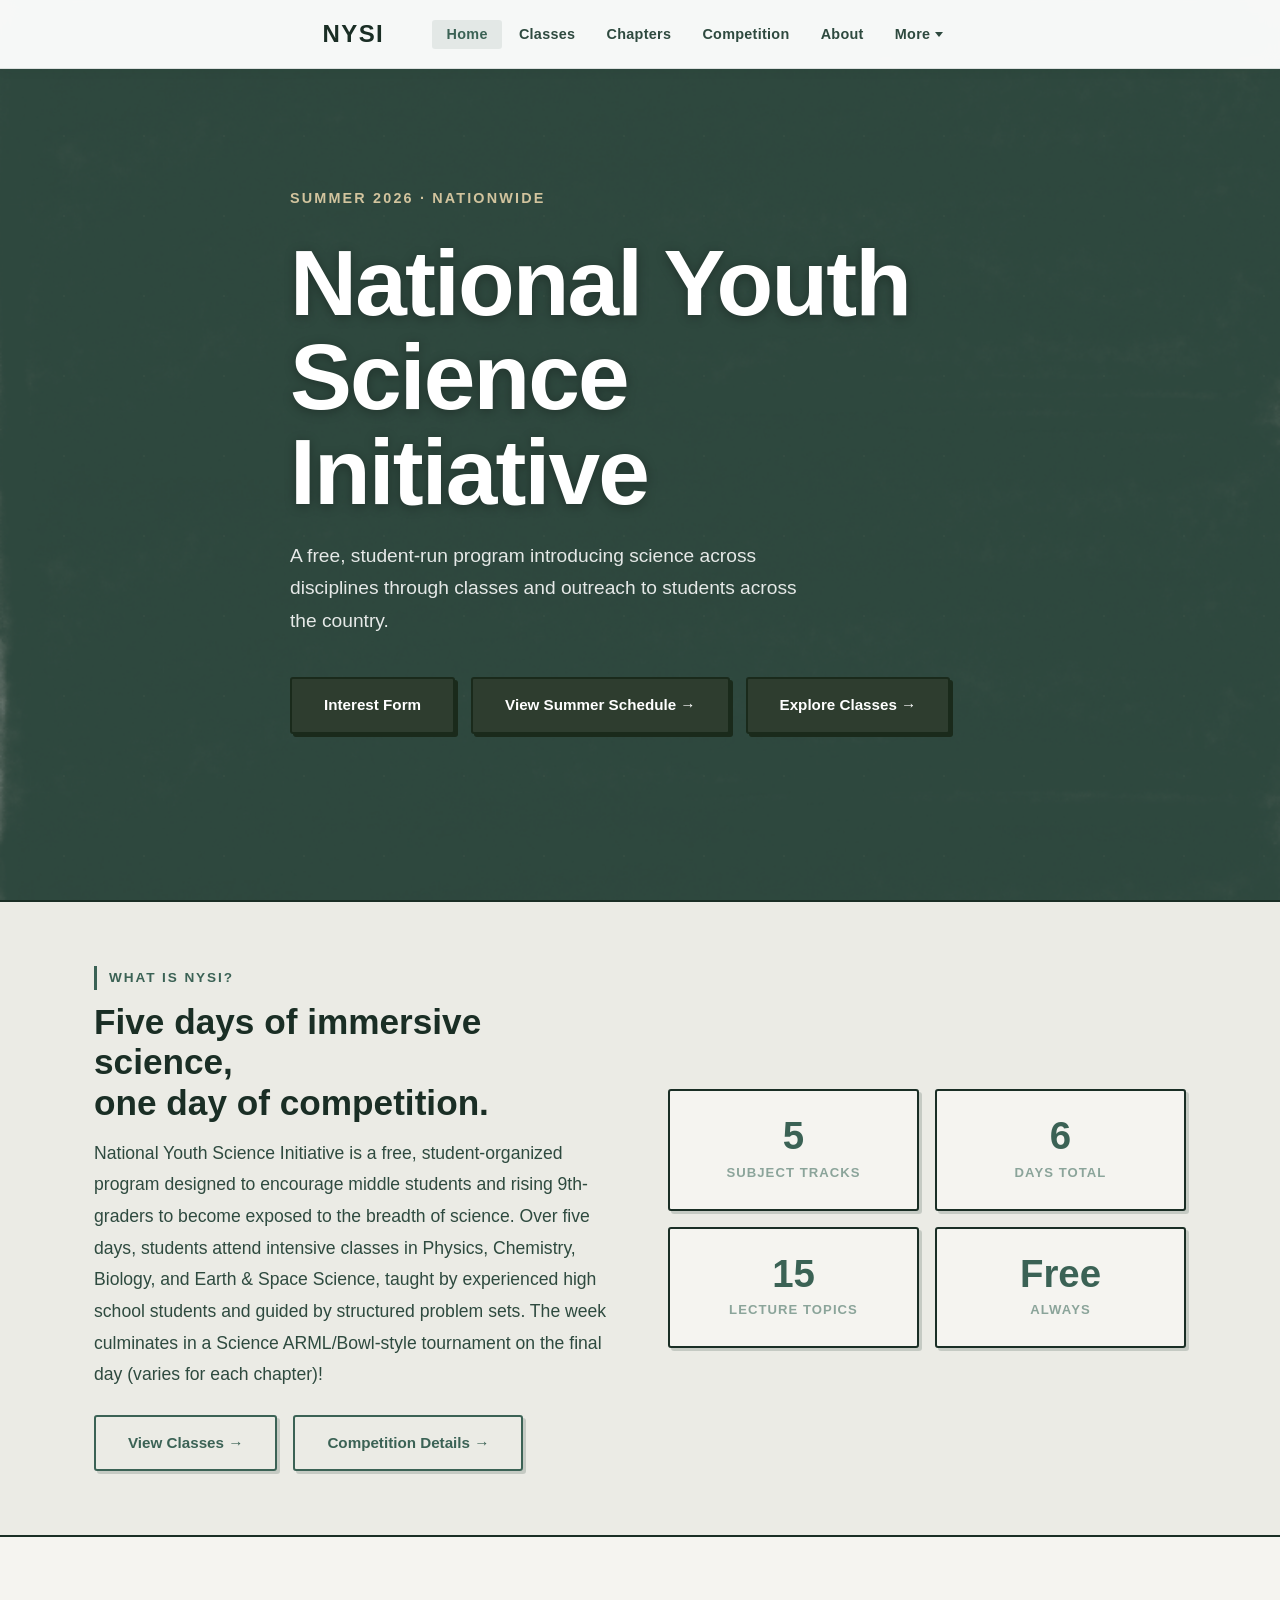
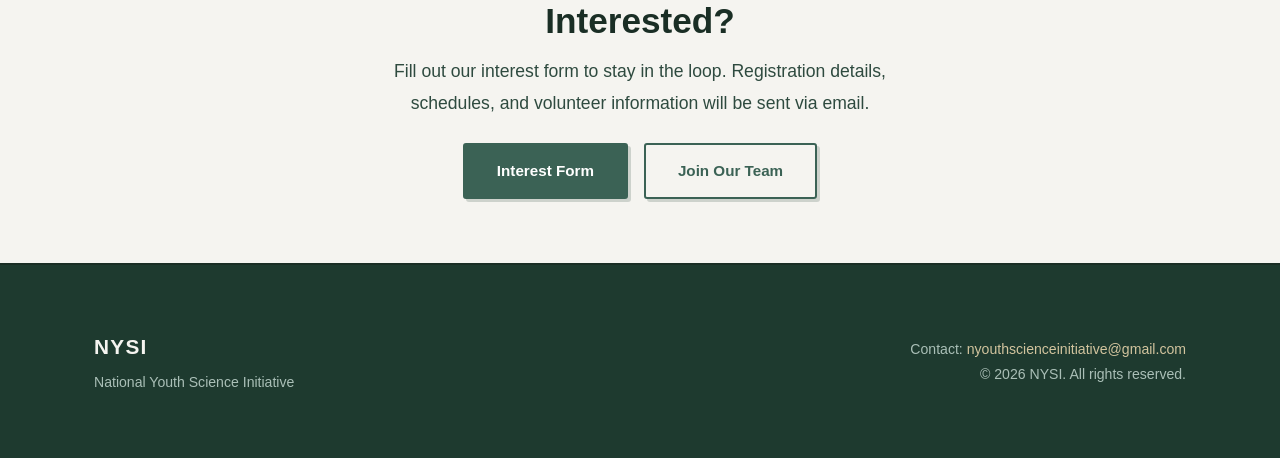
<file: index.html>
<!DOCTYPE html>
<html lang="en">
<head>
    <meta charset="UTF-8">
    <meta name="viewport" content="width=device-width, initial-scale=1.0">
    <title>National Youth Science Initiative</title>
    <link rel="stylesheet" href="styles.css">
    <link rel="stylesheet" href="https://cdn.jsdelivr.net/npm/aos@2.3.4/dist/aos.css">
    <!-- Helvetica Neue / system font stack -->
</head>
<body>
    <nav class="navbar">
        <div class="nav-inner">
            <a href="index.html" class="nav-logo">
                <span class="logo-mark">NYSI</span>
            </a>
            <button class="nav-toggle" aria-label="Toggle menu">
                <span></span><span></span><span></span>
            </button>
            <ul class="nav-links">
                <li><a href="index.html" class="active">Home</a></li>
                <li><a href="classes.html">Classes</a></li>
                <li><a href="chapters.html">Chapters</a></li>
                <li><a href="competition.html">Competition</a></li>
                <li><a href="about.html">About</a></li>
                <li class="nav-dropdown">
                    <button class="nav-dropdown-btn">More <span class="nav-dropdown-arrow"></span></button>
                    <ul class="nav-dropdown-menu">
                        <li><a href="outreach.html">Outreach</a></li>
                        <li><a href="sponsors.html">Sponsors</a></li>
                        <li><a href="contact.html">Contact</a></li>
                        <li><a href="resources.html">Resources</a></li>
                    </ul>
                </li>
            </ul>
        </div>
    </nav>

    <header class="hero">
        <div class="hero-slideshow">
            <img src="background/Bck1.png" alt="" class="active">
            <img src="background/Bck2.png" alt="">
            <img src="background/Bck3.png" alt="">
        </div>
        <div class="hero-overlay"></div>
        <div class="hero-bg-pattern"></div>
        <div class="hero-content">
            <!-- REVIEW: Eyebrow currently says "Nationwide" — update if you want to anchor this to a specific flagship location or chapter. -->
            <p class="hero-eyebrow">Summer 2026 &middot; Nationwide</p>
            <h1 class="hero-title">National Youth<br>Science Initiative</h1>
            <p class="hero-subtitle">A free, student-run program introducing science across disciplines through classes and outreach to students across the country.</p>
            <div class="hero-actions">
                <a href="https://docs.google.com/forms/d/1gMmvx8oNU8xuOmrKT-ZEvv5v0Z1Ip0icKx-Gk0GqVbA/viewform" class="btn btn-hero" target="_blank">Interest Form</a>
                <a href="classes.html#summer-schedule" class="btn btn-hero">View Summer Schedule &rarr;</a>
                <a href="classes.html" class="btn btn-hero">Explore Classes &rarr;</a>
            </div>
        </div>
    </header>

    <section class="section section-about-home">
        <div class="container">
            <div class="two-col">
                <div class="col-text">
                    <p class="section-eyebrow">What is NYSI?</p>
                    <h2 class="section-heading">Five days of immersive science,<br>one day of competition.</h2>
                    <p class="body-text">National Youth Science Initiative is a free, student-organized program designed to encourage middle students and rising 9th-graders to become exposed to the breadth of science. Over five days, students attend intensive classes in Physics, Chemistry, Biology, and Earth & Space Science, taught by experienced high school students and guided by structured problem sets. The week culminates in a Science ARML/Bowl-style tournament on the final day (varies for each chapter)!</p>
                    <div style="display: flex; gap: 1rem; flex-wrap: wrap; margin-top: 1.5rem;">
                        <a href="classes.html" class="btn btn-secondary">View Classes &rarr;</a>
                        <a href="competition.html" class="btn btn-secondary">Competition Details &rarr;</a>
                    </div>
                </div>
                <div class="col-accent">
                    <div class="stat-grid">
                        <div class="stat-card">
                            <span class="stat-number">5</span>
                            <span class="stat-label">Subject Tracks</span>
                        </div>
                        <div class="stat-card">
                            <span class="stat-number">6</span>
                            <span class="stat-label">Days Total</span>
                        </div>
                        <div class="stat-card">
                            <span class="stat-number">15</span>
                            <span class="stat-label">Lecture Topics</span>
                        </div>
                        <div class="stat-card">
                            <span class="stat-number">Free</span>
                            <span class="stat-label">Always</span>
                        </div>
                    </div>
                </div>
            </div>
        </div>
    </section>

    <section class="section section-cta">
        <div class="container cta-container">
            <h2 class="section-heading">Interested?</h2>
            <p class="body-text">Fill out our interest form to stay in the loop. Registration details, schedules, and volunteer information will be sent via email.</p>
            <div style="display: flex; gap: 1rem; justify-content: center; flex-wrap: wrap;">
                <a href="https://docs.google.com/forms/d/1gMmvx8oNU8xuOmrKT-ZEvv5v0Z1Ip0icKx-Gk0GqVbA/viewform" class="btn btn-primary" target="_blank">Interest Form</a>
                <a href="https://docs.google.com/forms/d/e/1FAIpQLSe6mScH0VmfPLHwKda2arSKLAMzh_TLnjF3h6z5n8L7P23cgQ/viewform?usp=publish-editor" class="btn btn-secondary" target="_blank">Join Our Team</a>
            </div>
        </div>
    </section>

    <footer class="footer">
        <div class="container footer-inner">
            <div class="footer-left">
                <span class="logo-mark">NYSI</span>
                <p>National Youth Science Initiative</p>
            </div>
            <div class="footer-right">
                <p>Contact: <a href="mailto:nyouthscienceinitiative@gmail.com">nyouthscienceinitiative@gmail.com</a></p>
                <p>&copy; 2026 NYSI. All rights reserved.</p>
            </div>
        </div>
    </footer>

    <script src="https://cdn.jsdelivr.net/npm/aos@2.3.4/dist/aos.js"></script>
    <script src="main.js"></script>
</body>
</html>
</file>
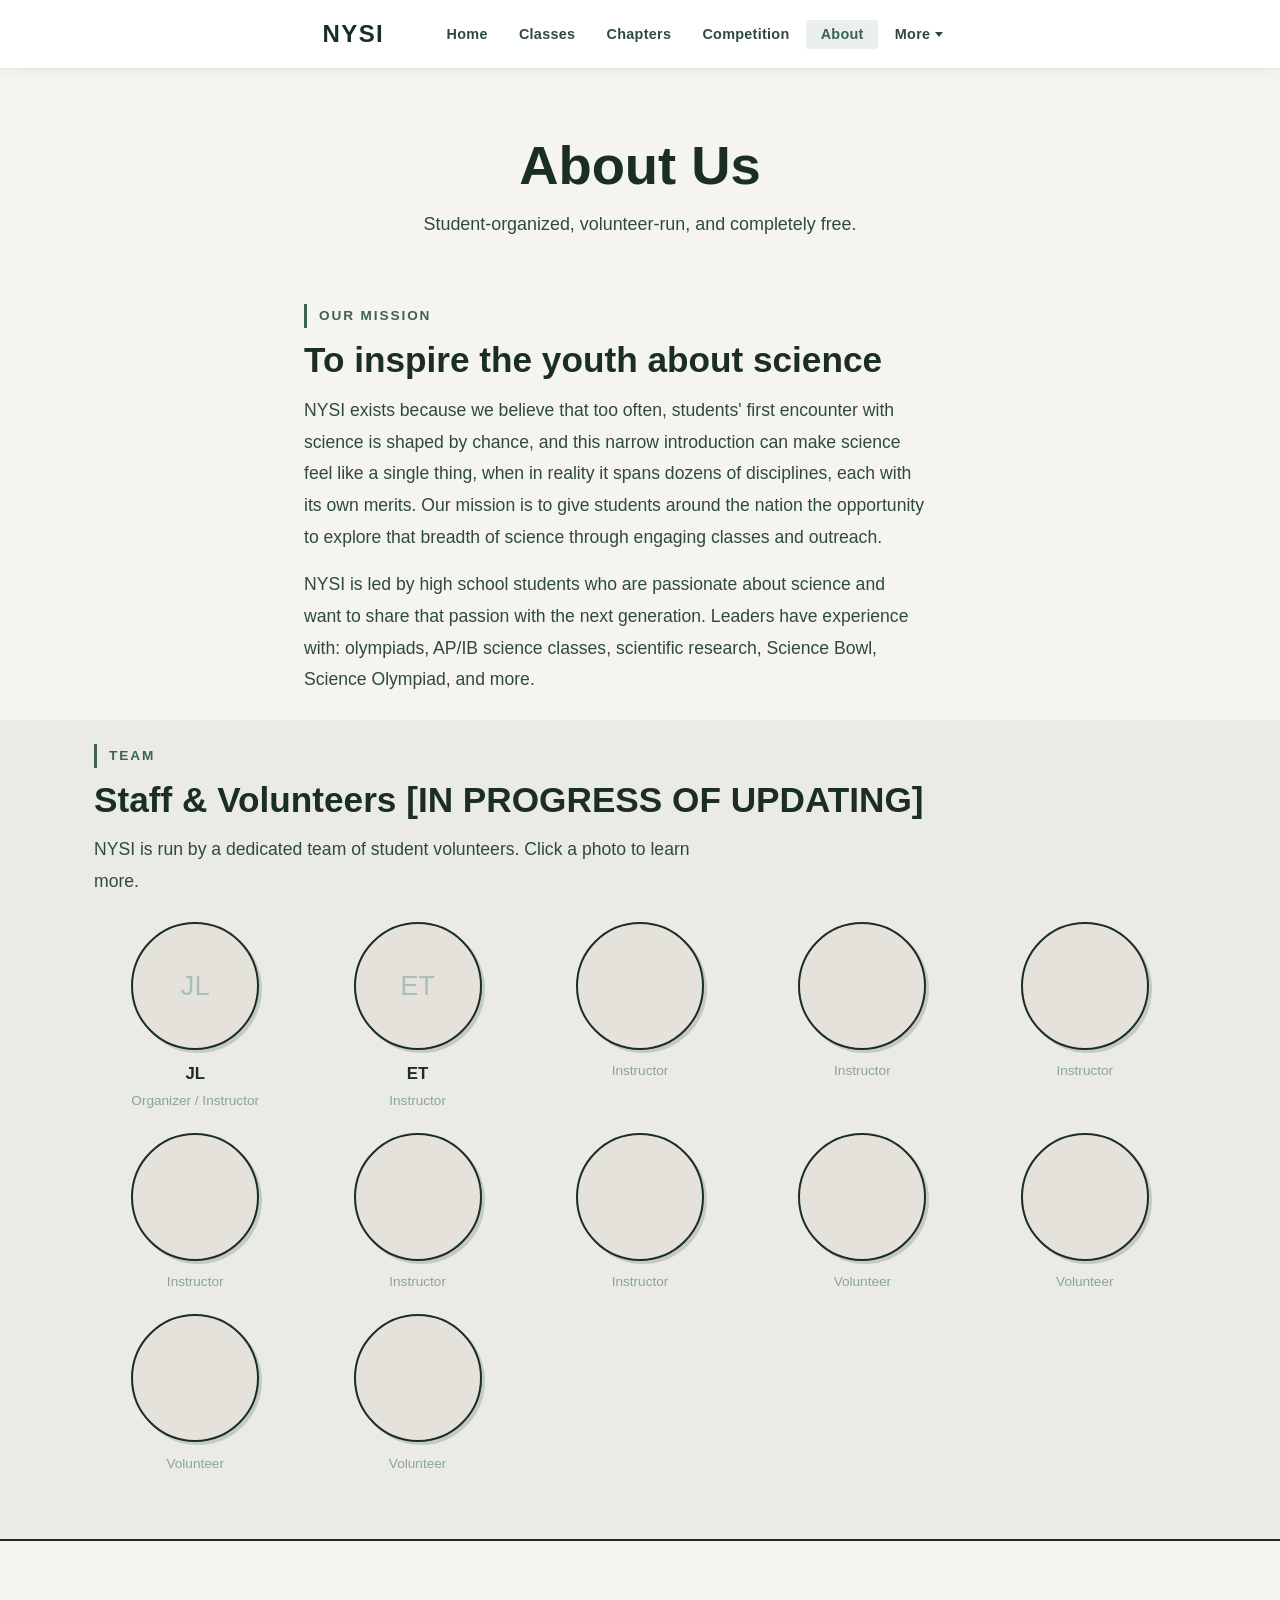
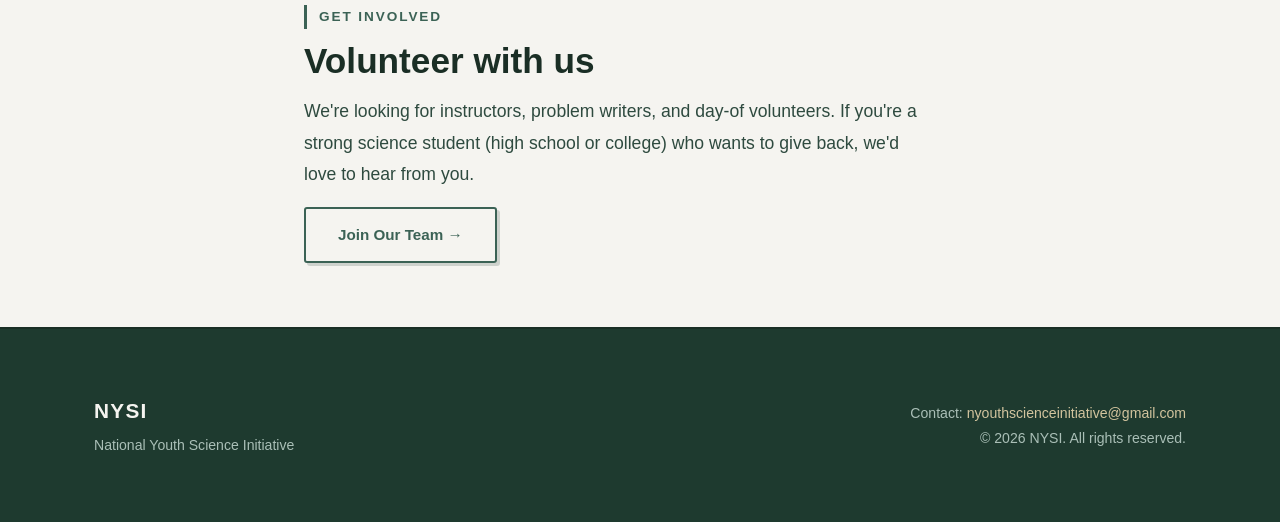
<file: about.html>
<!DOCTYPE html>
<html lang="en">
<head>
    <meta charset="UTF-8">
    <meta name="viewport" content="width=device-width, initial-scale=1.0">
    <title>About — NYSI</title>
    <link rel="stylesheet" href="styles.css">
    <link rel="stylesheet" href="https://cdn.jsdelivr.net/npm/aos@2.3.4/dist/aos.css">
    <!-- Helvetica Neue / system font stack -->
</head>
<body>
    <nav class="navbar">
        <div class="nav-inner">
            <a href="index.html" class="nav-logo"><span class="logo-mark">NYSI</span></a>
            <button class="nav-toggle" aria-label="Toggle menu"><span></span><span></span><span></span></button>
            <ul class="nav-links">
                <li><a href="index.html">Home</a></li>
                <li><a href="classes.html">Classes</a></li>
                <li><a href="chapters.html">Chapters</a></li>
                <li><a href="competition.html">Competition</a></li>
                <li><a href="about.html" class="active">About</a></li>
                <li class="nav-dropdown">
                    <button class="nav-dropdown-btn">More <span class="nav-dropdown-arrow"></span></button>
                    <ul class="nav-dropdown-menu">
                        <li><a href="outreach.html">Outreach</a></li>
                        <li><a href="sponsors.html">Sponsors</a></li>
                        <li><a href="contact.html">Contact</a></li>
                        <li><a href="resources.html">Resources</a></li>
                    </ul>
                </li>
            </ul>
        </div>
    </nav>

    <div class="page-header" style="padding-bottom: 2rem;">
        <div class="hero-bg-pattern"></div>
        <div class="page-header-content">
            <h1>About Us</h1>
            <p>Student-organized, volunteer-run, and completely free.</p>
        </div>
    </div>

    <section class="content-section" style="padding-top: 2rem; padding-bottom: 1.5rem;">
        <div class="content-narrow">
            <p class="section-eyebrow">Our Mission</p>
            <h2 class="section-heading">To inspire the youth about science</h2>
            <p class="body-text">NYSI exists because we believe that too often, students' first encounter with science is shaped by chance, and this narrow introduction can make science feel like a single thing, when in reality it spans dozens of disciplines, each with its own merits. Our mission is to give students around the nation the opportunity  to explore that breadth of science through engaging classes and outreach.</p>
            <p class="body-text" style="margin-top: 1rem;">NYSI is led by high school students who are passionate about science and want to share that passion with the next generation. Leaders have experience with: olympiads, AP/IB science classes, scientific research, Science Bowl, Science Olympiad, and more.</p>
        </div>
    </section>

    <section class="content-section" style="padding-top: 1.5rem; border-top: none;">
        <div class="container">
            <p class="section-eyebrow">Team</p>
            <h2 class="section-heading">Staff &amp; Volunteers [IN PROGRESS OF UPDATING]</h2>
            <p class="body-text">NYSI is run by a dedicated team of student volunteers. Click a photo to learn more.</p>

            <div class="staff-grid">
                <div class="staff-card" data-name="JL" data-role="Organizer / Instructor" data-bio="Bio coming soon.">
                    <div class="staff-photo-placeholder staff-clickable">JL</div>
                    <h3>JL</h3>
                    <p>Organizer / Instructor</p>
                </div>
                <div class="staff-card" data-name="ET" data-role="Instructor" data-bio="Bio coming soon.">
                    <div class="staff-photo-placeholder staff-clickable">ET</div>
                    <h3>ET</h3>
                    <p>Instructor</p>
                </div>
                <div class="staff-card" data-name="" data-role="Instructor" data-bio="Bio coming soon.">
                    <div class="staff-photo-placeholder staff-clickable"></div>
                    <h3></h3>
                    <p>Instructor</p>
                </div>
                <div class="staff-card" data-name="" data-role="Instructor" data-bio="Bio coming soon.">
                    <div class="staff-photo-placeholder staff-clickable"></div>
                    <h3></h3>
                    <p>Instructor</p>
                </div>
                <div class="staff-card" data-name="" data-role="Instructor" data-bio="Bio coming soon.">
                    <div class="staff-photo-placeholder staff-clickable"></div>
                    <h3></h3>
                    <p>Instructor</p>
                </div>
                <div class="staff-card" data-name="" data-role="Instructor" data-bio="Bio coming soon.">
                    <div class="staff-photo-placeholder staff-clickable"></div>
                    <h3></h3>
                    <p>Instructor</p>
                </div>
                <div class="staff-card" data-name="" data-role="Instructor" data-bio="Bio coming soon.">
                    <div class="staff-photo-placeholder staff-clickable"></div>
                    <h3></h3>
                    <p>Instructor</p>
                </div>
                <div class="staff-card" data-name="" data-role="Instructor" data-bio="Bio coming soon.">
                    <div class="staff-photo-placeholder staff-clickable"></div>
                    <h3></h3>
                    <p>Instructor</p>
                </div>
                <div class="staff-card" data-name="" data-role="Volunteer" data-bio="Bio coming soon.">
                    <div class="staff-photo-placeholder staff-clickable"></div>
                    <h3></h3>
                    <p>Volunteer</p>
                </div>
                <div class="staff-card" data-name="" data-role="Volunteer" data-bio="Bio coming soon.">
                    <div class="staff-photo-placeholder staff-clickable"></div>
                    <h3></h3>
                    <p>Volunteer</p>
                </div>
                <div class="staff-card" data-name="" data-role="Volunteer" data-bio="Bio coming soon.">
                    <div class="staff-photo-placeholder staff-clickable"></div>
                    <h3></h3>
                    <p>Volunteer</p>
                </div>
                <div class="staff-card" data-name="" data-role="Volunteer" data-bio="Bio coming soon.">
                    <div class="staff-photo-placeholder staff-clickable"></div>
                    <h3></h3>
                    <p>Volunteer</p>
                </div>
            </div>
        </div>
    </section>

    <section class="content-section">
        <div class="content-narrow">
            <p class="section-eyebrow">Get Involved</p>
            <h2 class="section-heading">Volunteer with us</h2>
            <p class="body-text">We're looking for instructors, problem writers, and day-of volunteers. If you're a strong science student (high school or college) who wants to give back, we'd love to hear from you.</p>
            <a href="https://docs.google.com/forms/d/e/1FAIpQLSe6mScH0VmfPLHwKda2arSKLAMzh_TLnjF3h6z5n8L7P23cgQ/viewform?usp=publish-editor" class="btn btn-secondary" style="margin-top: 1rem;" target="_blank">Join Our Team &rarr;</a>
        </div>
    </section>

    <footer class="footer">
        <div class="container footer-inner">
            <div class="footer-left">
                <span class="logo-mark">NYSI</span>
                <p>National Youth Science Initiative</p>
            </div>
            <div class="footer-right">
                <p>Contact: <a href="mailto:nyouthscienceinitiative@gmail.com">nyouthscienceinitiative@gmail.com</a></p>
                <p>&copy; 2026 NYSI. All rights reserved.</p>
            </div>
        </div>
    </footer>
    <!-- Bio Modal -->
    <div id="bio-modal" class="bio-modal" hidden aria-modal="true" role="dialog">
        <div class="bio-modal-backdrop"></div>
        <div class="bio-modal-panel">
            <button class="bio-modal-close" aria-label="Close">&times;</button>
            <div class="bio-modal-photo-wrap"></div>
            <div class="bio-modal-body">
                <h3 class="bio-modal-name"></h3>
                <p class="bio-modal-role"></p>
                <p class="bio-modal-bio"></p>
            </div>
        </div>
    </div>

    <script src="https://cdn.jsdelivr.net/npm/aos@2.3.4/dist/aos.js"></script>
    <script src="main.js"></script>
    <script>
        (function () {
            const modal = document.getElementById('bio-modal');
            const backdrop = modal.querySelector('.bio-modal-backdrop');
            const closeBtn = modal.querySelector('.bio-modal-close');
            const photoWrap = modal.querySelector('.bio-modal-photo-wrap');
            const nameEl = modal.querySelector('.bio-modal-name');
            const roleEl = modal.querySelector('.bio-modal-role');
            const bioEl = modal.querySelector('.bio-modal-bio');

            function openModal(card) {
                const name = card.dataset.name || '';
                const role = card.dataset.role || '';
                const bio  = card.dataset.bio  || '';
                const photoEl = card.querySelector('.staff-photo');
                const placeholderEl = card.querySelector('.staff-photo-placeholder');

                photoWrap.innerHTML = '';
                if (photoEl) {
                    const img = document.createElement('img');
                    img.src = photoEl.src;
                    img.alt = name;
                    img.className = 'bio-modal-img';
                    photoWrap.appendChild(img);
                } else if (placeholderEl) {
                    const ph = document.createElement('div');
                    ph.className = 'bio-modal-placeholder';
                    ph.textContent = placeholderEl.textContent;
                    photoWrap.appendChild(ph);
                }

                nameEl.textContent = name;
                roleEl.textContent = role;
                bioEl.textContent  = bio;
                modal.hidden = false;
                document.body.style.overflow = 'hidden';
            }

            function closeModal() {
                modal.hidden = true;
                document.body.style.overflow = '';
            }

            document.querySelectorAll('.staff-clickable').forEach(el => {
                el.addEventListener('click', () => openModal(el.closest('.staff-card')));
            });

            backdrop.addEventListener('click', closeModal);
            closeBtn.addEventListener('click', closeModal);
            document.addEventListener('keydown', e => { if (e.key === 'Escape') closeModal(); });
        })();
    </script>
</body>
</html>
</file>
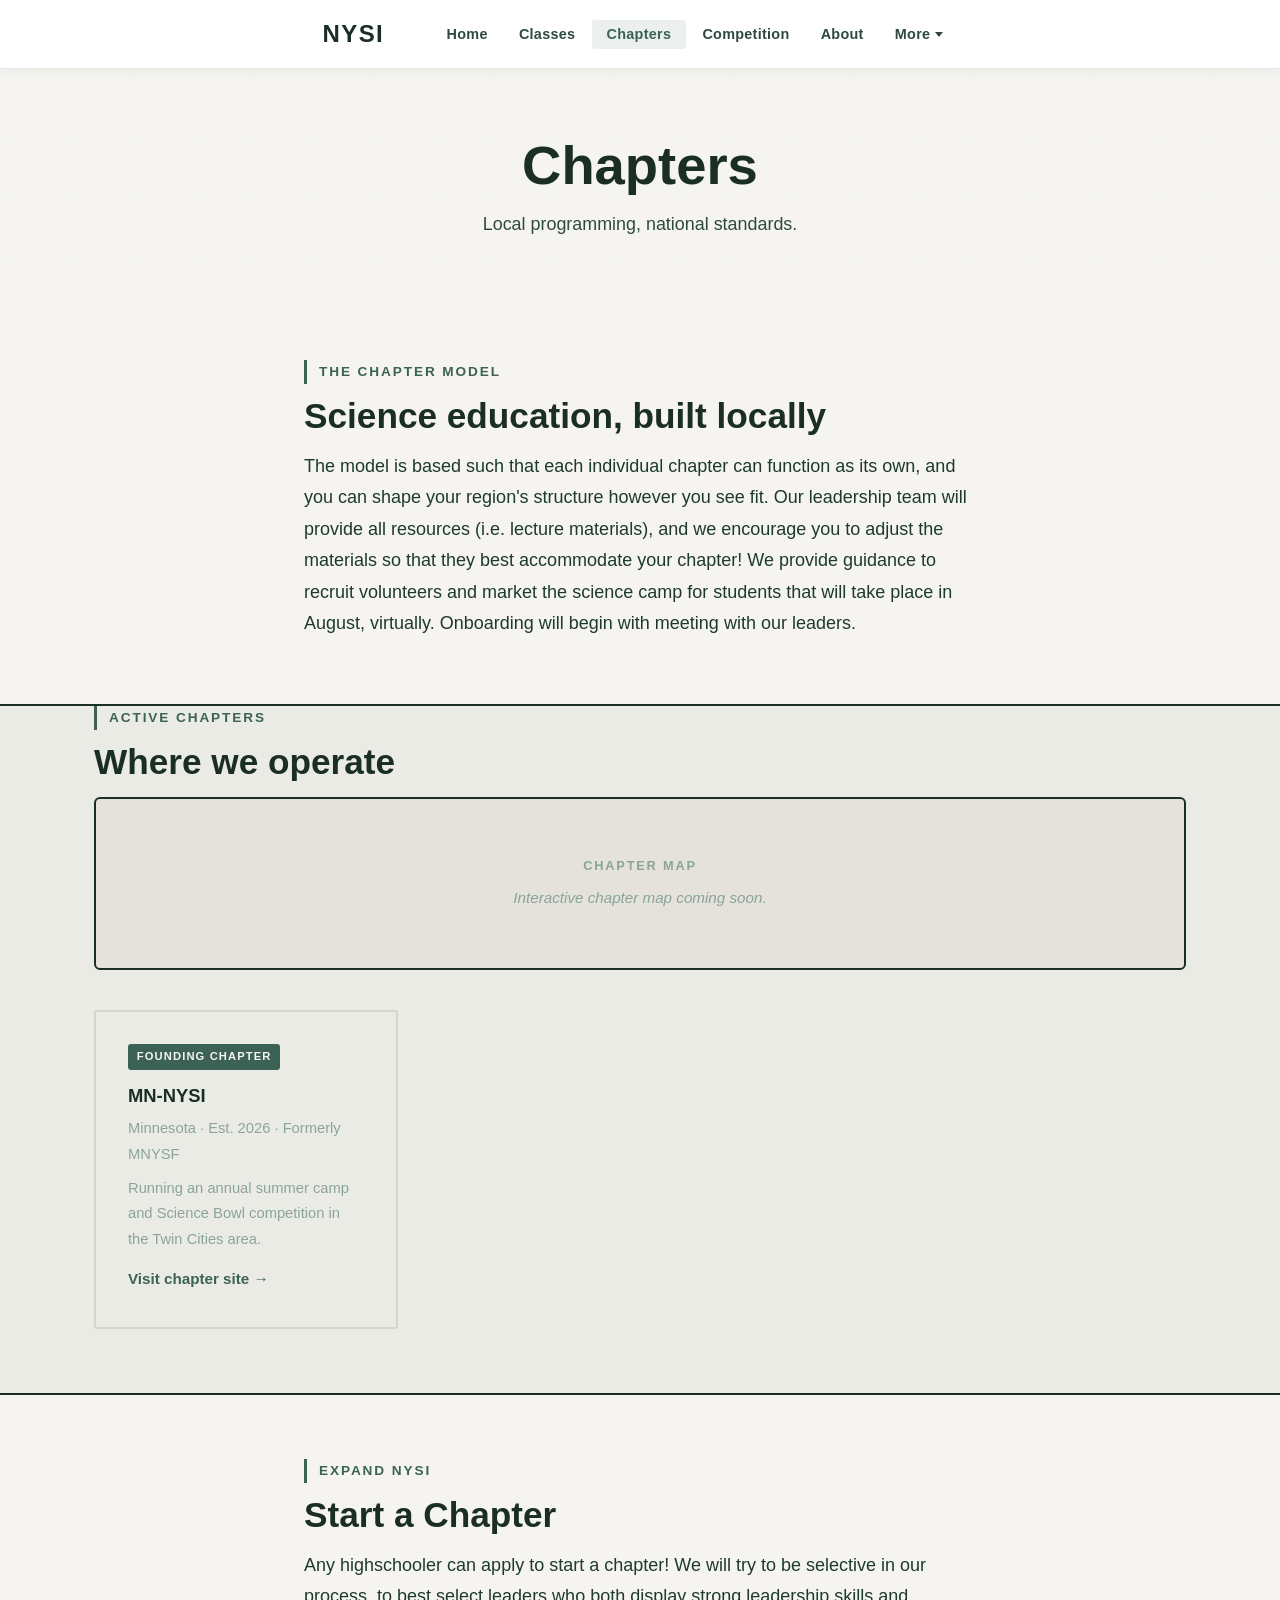
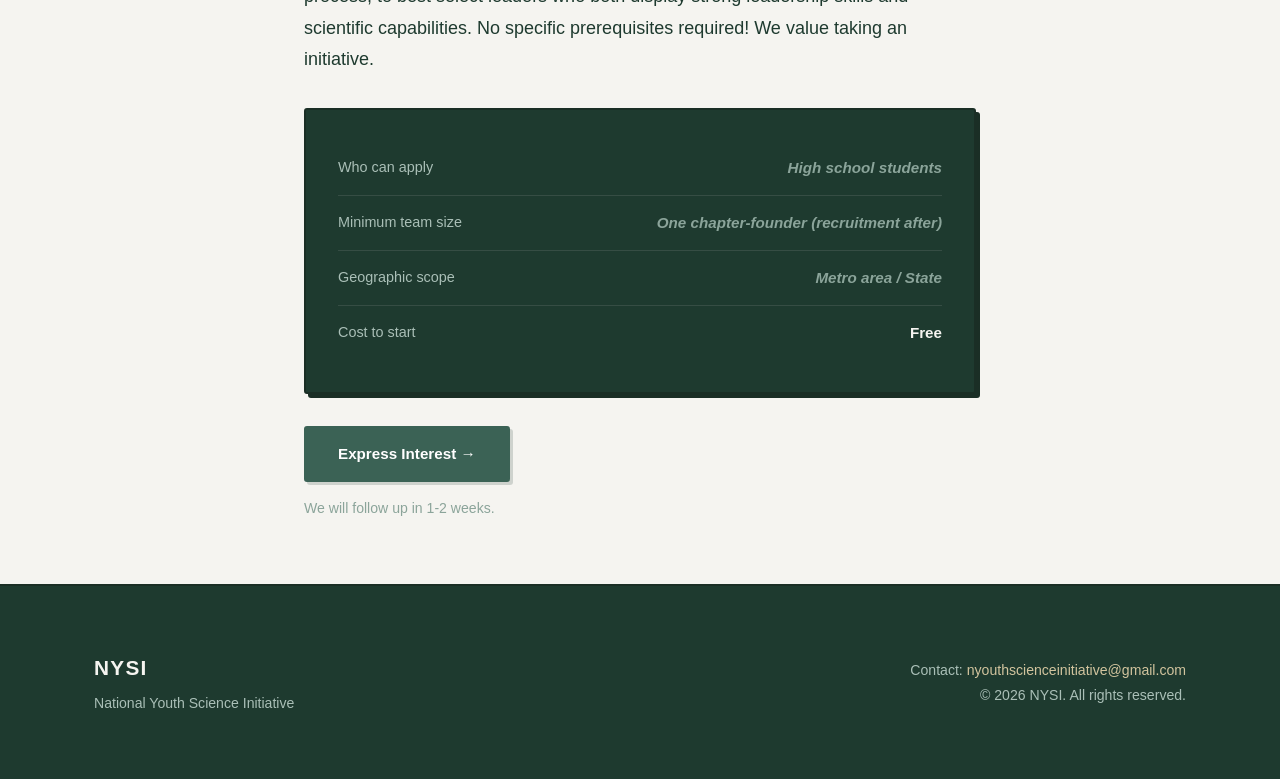
<file: chapters.html>
<!DOCTYPE html>
<html lang="en">
<head>
    <meta charset="UTF-8">
    <meta name="viewport" content="width=device-width, initial-scale=1.0">
    <title>Chapters — NYSI</title>
    <link rel="stylesheet" href="styles.css">
    <link rel="stylesheet" href="https://cdn.jsdelivr.net/npm/aos@2.3.4/dist/aos.css">
    <!-- Helvetica Neue / system font stack -->
</head>
<body>
    <nav class="navbar">
        <div class="nav-inner">
            <a href="index.html" class="nav-logo"><span class="logo-mark">NYSI</span></a>
            <button class="nav-toggle" aria-label="Toggle menu"><span></span><span></span><span></span></button>
            <ul class="nav-links">
                <li><a href="index.html">Home</a></li>
                <li><a href="classes.html">Classes</a></li>
                <li><a href="chapters.html" class="active">Chapters</a></li>
                <li><a href="competition.html">Competition</a></li>
                <li><a href="about.html">About</a></li>
                <li class="nav-dropdown">
                    <button class="nav-dropdown-btn">More <span class="nav-dropdown-arrow"></span></button>
                    <ul class="nav-dropdown-menu">
                        <li><a href="outreach.html">Outreach</a></li>
                        <li><a href="sponsors.html">Sponsors</a></li>
                        <li><a href="contact.html">Contact</a></li>
                        <li><a href="resources.html">Resources</a></li>
                    </ul>
                </li>
            </ul>
        </div>
    </nav>

    <div class="page-header">
        <div class="hero-bg-pattern"></div>
        <div class="page-header-content">
            <h1>Chapters</h1>
            <p>Local programming, national standards.</p>
        </div>
    </div>

    <section class="content-section">
        <div class="content-narrow">
            <p class="section-eyebrow">The Chapter Model</p>
            <h2 class="section-heading">Science education, built locally</h2>
            The model is based such that each individual chapter can function as its own, and you can shape your region's structure however you see fit. Our leadership team will provide all resources (i.e. lecture materials), and we encourage you to adjust the materials so that they best accommodate your chapter!

            We provide guidance to recruit volunteers and market the science camp for students that will take place in August, virtually. Onboarding will begin with meeting with our leaders.

        </div>
    </section>

    <section class="content-section" style="padding-top: 0;">
        <div class="container">
            <p class="section-eyebrow">Active Chapters</p>
            <h2 class="section-heading">Where we operate</h2>

            <!-- Chapter map placeholder — replace with an embedded map image or iframe when ready -->
            <div style="background:var(--cream-dark);border:var(--border-thick);border-radius:var(--radius-lg);padding:3.5rem 2rem;text-align:center;margin-bottom:2.5rem;">
                <p style="font-family:var(--font-ui);font-weight:700;font-size:0.8rem;letter-spacing:0.14em;text-transform:uppercase;color:var(--warm-gray);margin-bottom:0.5rem;">Chapter Map</p>
                <p style="color:var(--warm-gray);font-style:italic;font-size:0.95rem;">Interactive chapter map coming soon.</p>
                <!-- REVIEW: Replace this placeholder with a U.S. map image or embedded map tool (e.g., Google My Maps iframe) showing chapter locations. -->
            </div>

            <!-- Founding chapter card. Add more .contact-card blocks below as chapters launch. -->
            <div class="contact-info-grid" style="max-width: 640px;">
                <div class="contact-card">
                    <div style="display:flex;align-items:center;gap:0.6rem;margin-bottom:0.65rem;">
                        <span style="font-family:var(--font-ui);font-size:0.7rem;font-weight:700;letter-spacing:0.1em;text-transform:uppercase;background:var(--terracotta);color:var(--cream);padding:0.2rem 0.55rem;border-radius:var(--radius);">Founding Chapter</span>
                    </div>
                    <h3 style="margin-bottom:0.25rem;">MN-NYSI</h3>
                    <p style="font-size:0.92rem;color:var(--warm-gray);margin-bottom:0.5rem;">Minnesota &middot; Est. 2026 &middot; Formerly MNYSF</p>
                    <p style="font-size:0.92rem;">Running an annual summer camp and Science Bowl competition in the Twin Cities area.</p>
                    <a href="index.html" style="display:inline-block;margin-top:0.85rem;font-weight:600;color:var(--terracotta);">Visit chapter site &rarr;</a>
                </div>
                <!-- Add future chapter cards here, following the same .contact-card structure above. -->
            </div>
        </div>
    </section>

    <section class="content-section">
        <div class="content-narrow">
            <p class="section-eyebrow">Expand NYSI</p>
            <h2 class="section-heading">Start a Chapter</h2>
            Any highschooler can apply to start a chapter! We will try to be selective in our process, to best select leaders who both display strong leadership skills and scientific capabilities. No specific prerequisites required! We value taking an initiative.

            <div class="comp-highlight-card" style="margin-top: 2rem; margin-bottom: 2rem;">
                <div class="comp-detail">
                    <span>Who can apply</span>
                    <strong style="color:var(--warm-gray);font-style:italic;"High school students>High school students</strong>
                </div>
                <div class="comp-detail">
                    <span>Minimum team size</span>
                    <strong style="color:var(--warm-gray);font-style:italic;">One chapter-founder (recruitment after)</strong>
                </div>
                <div class="comp-detail">
                    <span>Geographic scope</span>
                    <strong style="color:var(--warm-gray);font-style:italic;">Metro area / State</strong>
                </div>
                <div class="comp-detail">
                    <span>Cost to start</span>
                    <strong>Free</strong>
                </div>
            </div>

            <a href="mailto:nyouthscienceinitiative@gmail.com" class="btn btn-primary">Express Interest &rarr;</a>
            <p style="margin-top:0.85rem;font-size:0.88rem;color:var(--warm-gray);">
            We will follow up in 1-2 weeks.
            </p>
        </div>
    </section>

    <footer class="footer">
        <div class="container footer-inner">
            <div class="footer-left">
                <span class="logo-mark">NYSI</span>
                <p>National Youth Science Initiative</p>
            </div>
            <div class="footer-right">
                <p>Contact: <a href="mailto:nyouthscienceinitiative@gmail.com">nyouthscienceinitiative@gmail.com</a></p>
                <p>&copy; 2026 NYSI. All rights reserved.</p>
            </div>
        </div>
    </footer>
    <script src="https://cdn.jsdelivr.net/npm/aos@2.3.4/dist/aos.js"></script>
    <script src="main.js"></script>
</body>
</html>
</file>
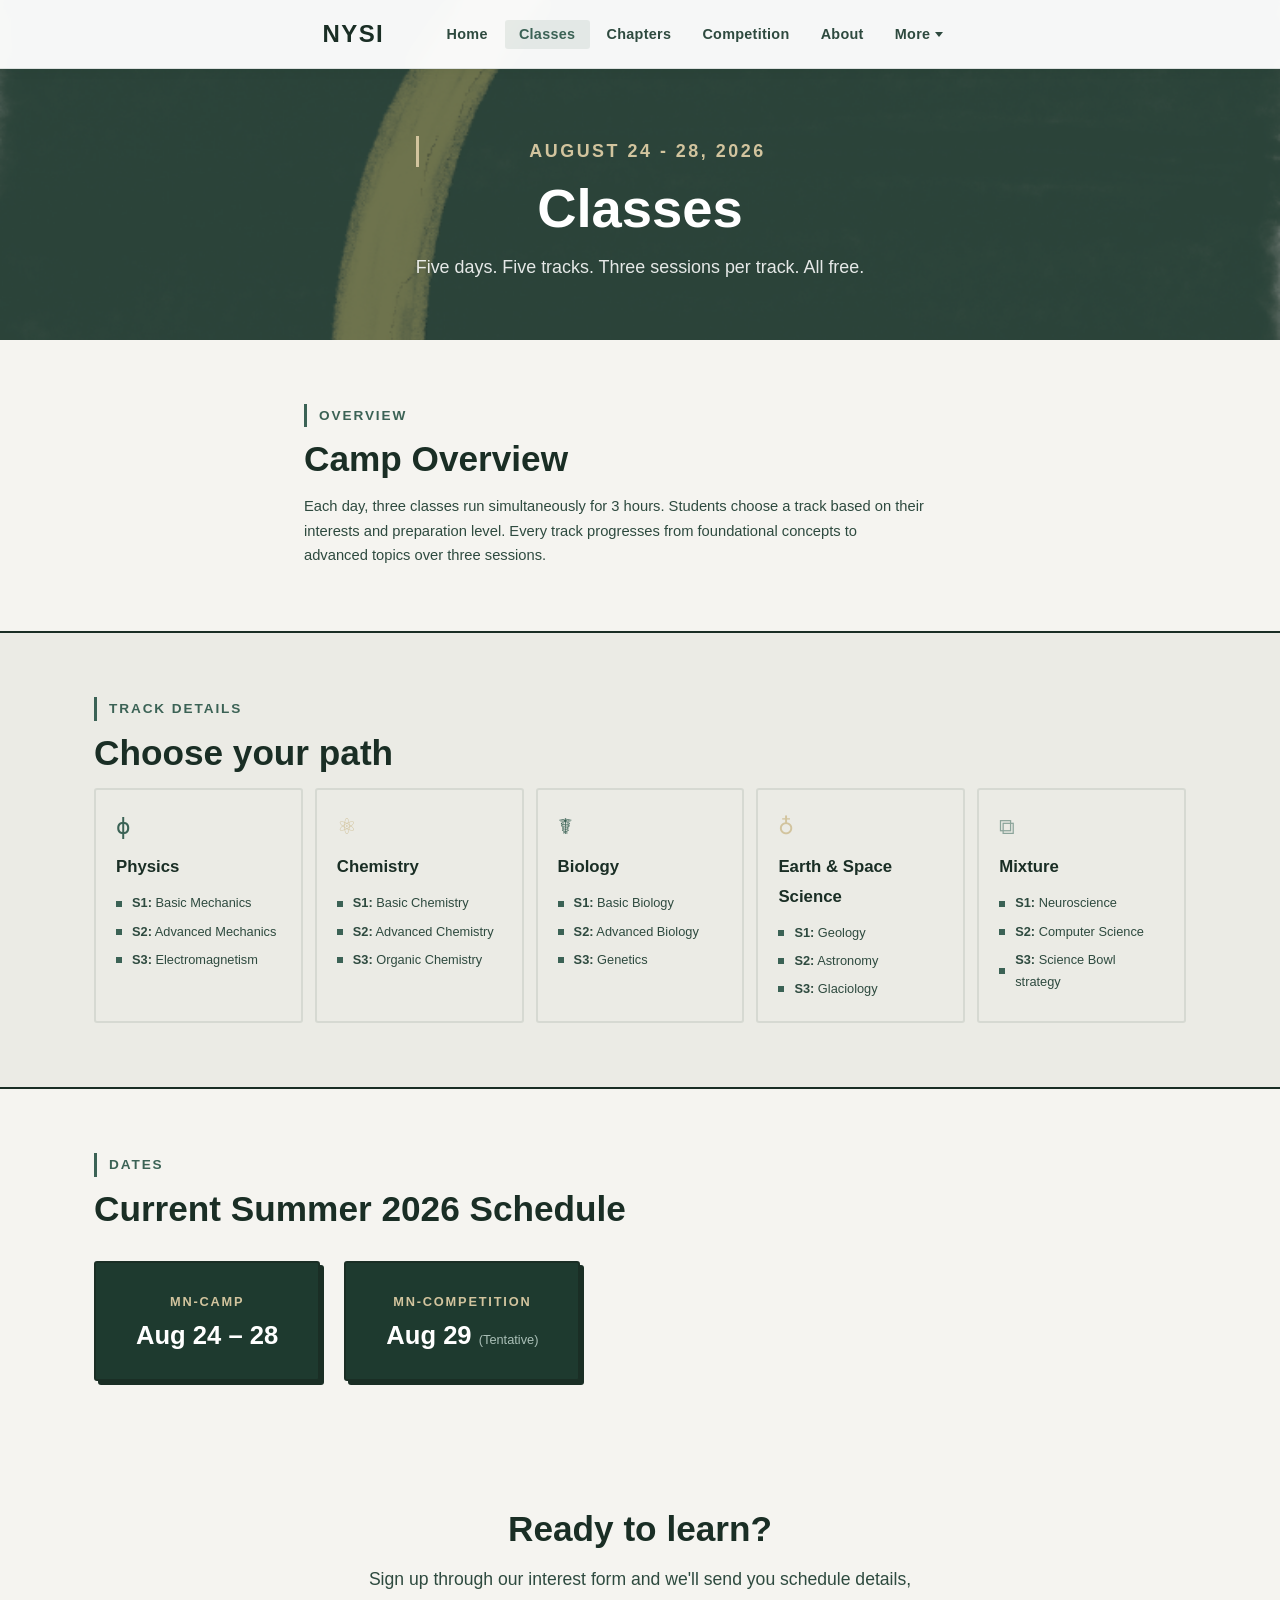
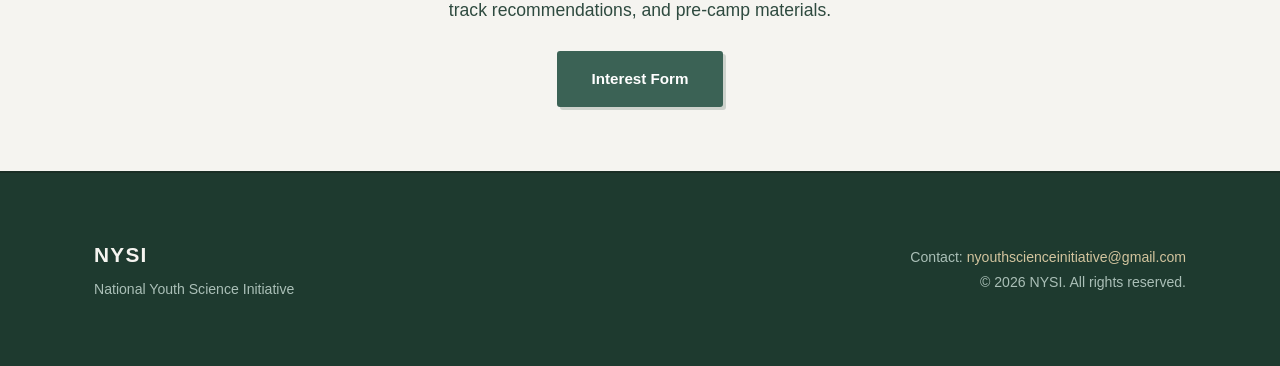
<file: classes.html>
<!DOCTYPE html>
<html lang="en">
<head>
    <meta charset="UTF-8">
    <meta name="viewport" content="width=device-width, initial-scale=1.0">
    <title>Classes — NYSI</title>
    <link rel="stylesheet" href="styles.css">
    <link rel="stylesheet" href="https://cdn.jsdelivr.net/npm/aos@2.3.4/dist/aos.css">
    <!-- Helvetica Neue / system font stack -->
</head>
<body>
    <nav class="navbar">
        <div class="nav-inner">
            <a href="index.html" class="nav-logo"><span class="logo-mark">NYSI</span></a>
            <button class="nav-toggle" aria-label="Toggle menu"><span></span><span></span><span></span></button>
            <ul class="nav-links">
                <li><a href="index.html">Home</a></li>
                <li><a href="classes.html" class="active">Classes</a></li>
                <li><a href="chapters.html">Chapters</a></li>
                <li><a href="competition.html">Competition</a></li>
                <li><a href="about.html">About</a></li>
                <li class="nav-dropdown">
                    <button class="nav-dropdown-btn">More <span class="nav-dropdown-arrow"></span></button>
                    <ul class="nav-dropdown-menu">
                        <li><a href="outreach.html">Outreach</a></li>
                        <li><a href="sponsors.html">Sponsors</a></li>
                        <li><a href="contact.html">Contact</a></li>
                        <li><a href="resources.html">Resources</a></li>
                    </ul>
                </li>
            </ul>
        </div>
    </nav>

    <!-- REVIEW: These dates (August 24–28, 2026) are for the MN-NYSI chapter. Update if this page becomes chapter-agnostic. -->
    <div class="page-header page-header-has-img" style="background-image: url('background2/Bck22.png')">
        <div class="page-header-overlay"></div>
        <div class="page-header-content">
            <p class="section-eyebrow">August 24 - 28, 2026</p>
            <h1>Classes</h1>
            <p>Five days. Five tracks. Three sessions per track. All free.</p>
        </div>
    </div>

    <section class="content-section">
        <div class="content-narrow">
            <p class="section-eyebrow">Overview</p>
            <h2 class="section-heading">Camp Overview</h2>
            <p class="body-text" style="font-size: 0.92rem; line-height: 1.65;">Each day, three classes run simultaneously for 3 hours. Students choose a track based on their interests and preparation level. Every track progresses from foundational concepts to advanced topics over three sessions.</p>
        </div>
    </section>

    <section class="content-section">
        <div class="container">
            <p class="section-eyebrow">Track Details</p>
            <h2 class="section-heading">Choose your path</h2>

            <div class="class-tracks-grid">
                <div class="class-detail-card">
                    <div class="track-icon" style="color: var(--terracotta);">&#981;</div>
                    <h3>Physics</h3>
                    <p class="body-text"></p>
                    <ul class="session-list">
                        <li><strong>S1:</strong> Basic Mechanics</li>
                        <li><strong>S2:</strong> Advanced Mechanics</li>
                        <li><strong>S3:</strong> Electromagnetism</li>
                    </ul>
                </div>

                <div class="class-detail-card">
                    <div class="track-icon" style="color: var(--gold);">&#9883;</div>
                    <h3>Chemistry</h3>
                    <p class="body-text"></p>
                    <ul class="session-list">
                        <li><strong>S1:</strong> Basic Chemistry</li>
                        <li><strong>S2:</strong> Advanced Chemistry</li>
                        <li><strong>S3:</strong> Organic Chemistry</li>
                    </ul>
                </div>

                <div class="class-detail-card">
                    <div class="track-icon" style="color: var(--terracotta);">&#9764;</div>
                    <h3>Biology</h3>
                    <p class="body-text"></p>
                    <ul class="session-list">
                        <li><strong>S1:</strong> Basic Biology</li>
                        <li><strong>S2:</strong> Advanced Biology</li>
                        <li><strong>S3:</strong> Genetics</li>
                    </ul>
                </div>

                <div class="class-detail-card">
                    <div class="track-icon" style="color: var(--gold);">&#9793;</div>
                    <h3>Earth &amp; Space Science</h3>
                    <p class="body-text"></p>
                    <ul class="session-list">
                        <li><strong>S1:</strong> Geology</li>
                        <li><strong>S2:</strong> Astronomy</li>
                        <li><strong>S3:</strong> Glaciology</li>
                    </ul>
                </div>

                <div class="class-detail-card">
                    <div class="track-icon" style="color: var(--warm-gray);">&#10697;</div>
                    <h3>Mixture</h3>
                    <p class="body-text"></p>
                    <ul class="session-list">
                        <li><strong>S1:</strong> Neuroscience</li>
                        <li><strong>S2:</strong> Computer Science</li>
                        <li><strong>S3:</strong> Science Bowl strategy</li>
                    </ul>
                </div>
            </div>
        </div>
    </section>

    <section class="content-section" id="summer-schedule">
        <div class="container">
            <p class="section-eyebrow">Dates</p>
            <h2 class="section-heading">Current Summer 2026 Schedule</h2>
            <div class="schedule-date-row">
                <div class="schedule-date-card">
                    <span class="schedule-date-label">MN-CAMP</span>
                    <span class="schedule-date-value">Aug 24 &ndash; 28</span>
                </div>
                <div class="schedule-date-card">
                    <span class="schedule-date-label">MN-COMPETITION</span>
                    <span class="schedule-date-value">Aug 29 <span class="schedule-date-note">(Tentative)</span></span>
                </div>
            </div>
        </div>
    </section>

    <section class="section section-cta">
        <div class="container cta-container">
            <h2 class="section-heading">Ready to learn?</h2>
            <p class="body-text">Sign up through our interest form and we'll send you schedule details, track recommendations, and pre-camp materials.</p>
            <a href="https://docs.google.com/forms/d/1gMmvx8oNU8xuOmrKT-ZEvv5v0Z1Ip0icKx-Gk0GqVbA/viewform" class="btn btn-primary" target="_blank">Interest Form</a>
        </div>
    </section>

    <footer class="footer">
        <div class="container footer-inner">
            <div class="footer-left">
                <span class="logo-mark">NYSI</span>
                <p>National Youth Science Initiative</p>
            </div>
            <div class="footer-right">
                <p>Contact: <a href="mailto:nyouthscienceinitiative@gmail.com">nyouthscienceinitiative@gmail.com</a></p>
                <p>&copy; 2026 NYSI. All rights reserved.</p>
            </div>
        </div>
    </footer>
    <script src="https://cdn.jsdelivr.net/npm/aos@2.3.4/dist/aos.js"></script>
    <script src="main.js"></script>
</body>
</html>
</file>
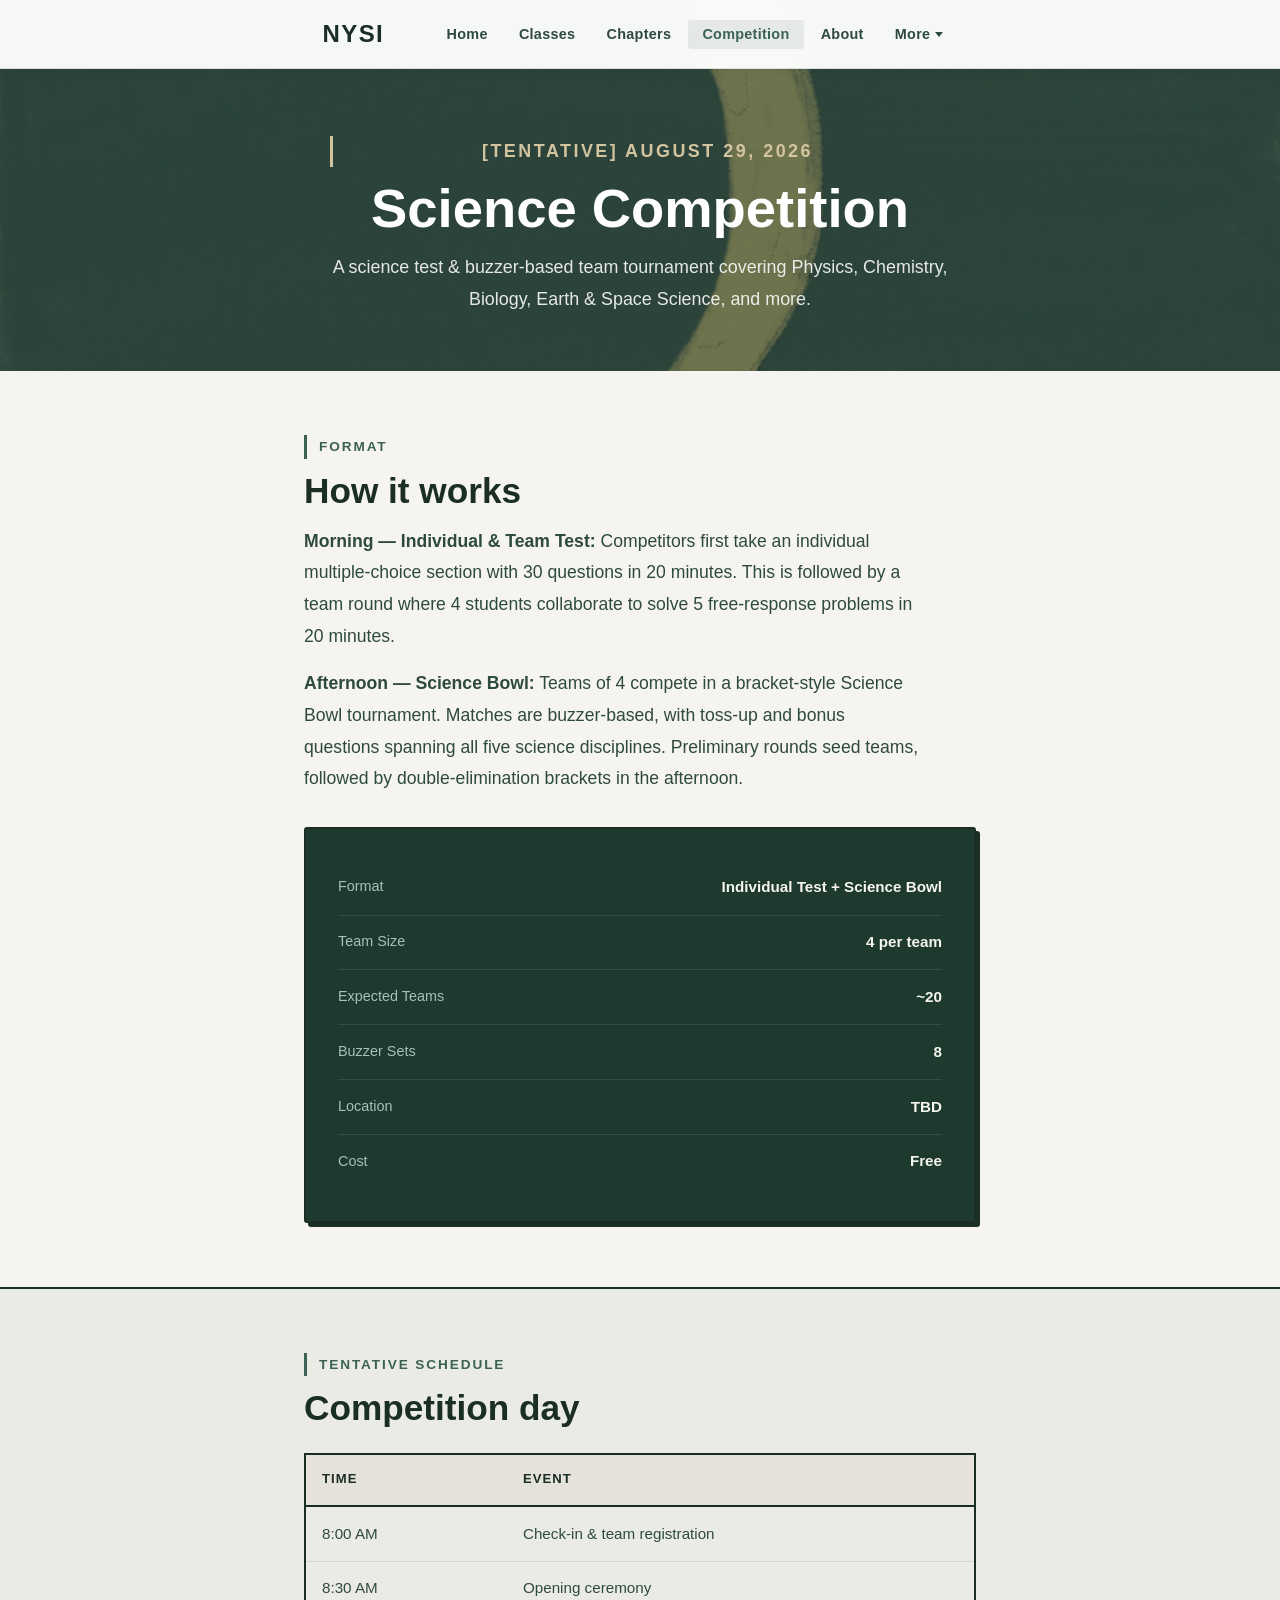
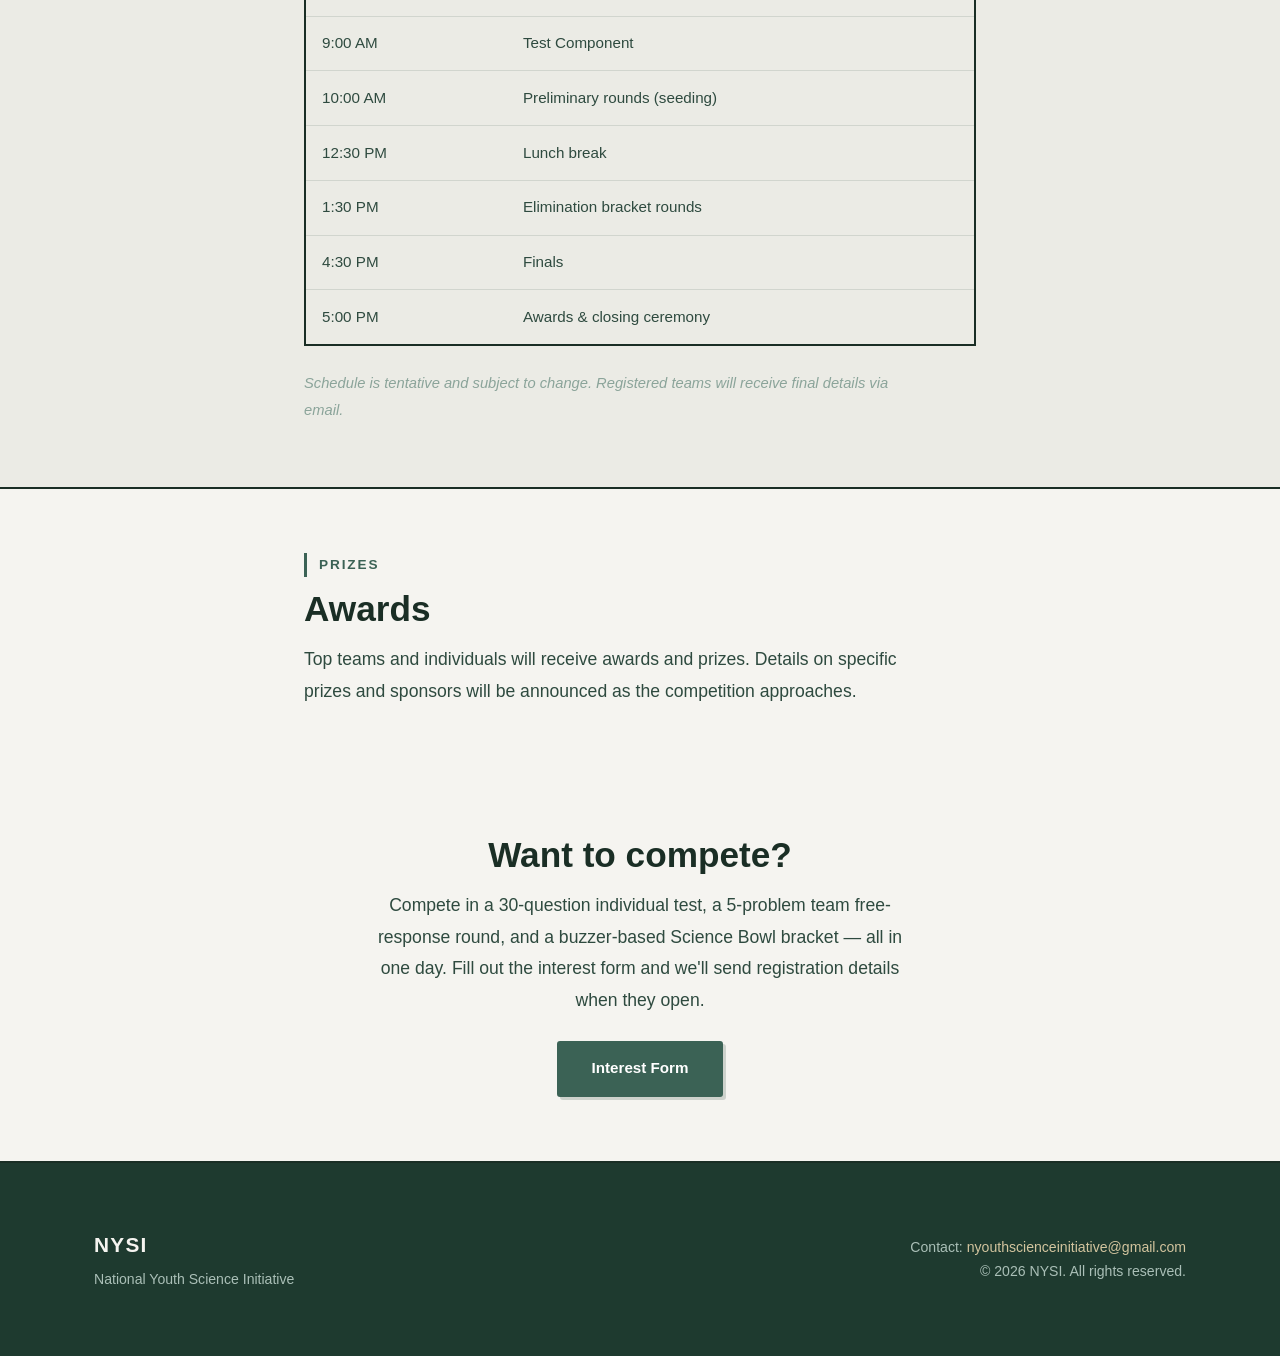
<file: competition.html>
<!DOCTYPE html>
<html lang="en">
<head>
    <meta charset="UTF-8">
    <meta name="viewport" content="width=device-width, initial-scale=1.0">
    <title>Competition — NYSI</title>
    <link rel="stylesheet" href="styles.css">
    <link rel="stylesheet" href="https://cdn.jsdelivr.net/npm/aos@2.3.4/dist/aos.css">
    <!-- Helvetica Neue / system font stack -->
</head>
<body>
    <nav class="navbar">
        <div class="nav-inner">
            <a href="index.html" class="nav-logo"><span class="logo-mark">NYSI</span></a>
            <button class="nav-toggle" aria-label="Toggle menu"><span></span><span></span><span></span></button>
            <ul class="nav-links">
                <li><a href="index.html">Home</a></li>
                <li><a href="classes.html">Classes</a></li>
                <li><a href="chapters.html">Chapters</a></li>
                <li><a href="competition.html" class="active">Competition</a></li>
                <li><a href="about.html">About</a></li>
                <li class="nav-dropdown">
                    <button class="nav-dropdown-btn">More <span class="nav-dropdown-arrow"></span></button>
                    <ul class="nav-dropdown-menu">
                        <li><a href="outreach.html">Outreach</a></li>
                        <li><a href="sponsors.html">Sponsors</a></li>
                        <li><a href="contact.html">Contact</a></li>
                        <li><a href="resources.html">Resources</a></li>
                    </ul>
                </li>
            </ul>
        </div>
    </nav>

    <!-- REVIEW: This date (August 29, 2026) is the MN-NYSI chapter competition date. If the national site will eventually list multi-chapter competitions, consider whether this page should narrow to chapter-specific events. -->
    <div class="page-header page-header-has-img" style="background-image: url('background2/Bck21.png')">
        <div class="page-header-overlay"></div>
        <div class="page-header-content">
            <p class="section-eyebrow">[Tentative] August 29, 2026</p>
            <h1>Science Competition</h1>
            <p>A science test &amp; buzzer-based team tournament covering Physics, Chemistry, Biology, Earth &amp; Space Science, and more.</p>
        </div>
    </div>

    <section class="content-section">
        <div class="content-narrow">
            <p class="section-eyebrow">Format</p>
            <h2 class="section-heading">How it works</h2>
            <p class="body-text"><strong>Morning — Individual &amp; Team Test:</strong> Competitors first take an individual multiple-choice section with 30 questions in 20 minutes. This is followed by a team round where 4 students collaborate to solve 5 free-response problems in 20 minutes.</p>
            <p class="body-text" style="margin-top: 1rem;"><strong>Afternoon — Science Bowl:</strong> Teams of 4 compete in a bracket-style Science Bowl tournament. Matches are buzzer-based, with toss-up and bonus questions spanning all five science disciplines. Preliminary rounds seed teams, followed by double-elimination brackets in the afternoon.</p>

            <div class="comp-highlight-card" style="margin-top: 2rem;">
                <div class="comp-detail"><span>Format</span><strong>Individual Test + Science Bowl</strong></div>
                <div class="comp-detail"><span>Team Size</span><strong>4 per team</strong></div>
                <div class="comp-detail"><span>Expected Teams</span><strong>~20</strong></div>
                <div class="comp-detail"><span>Buzzer Sets</span><strong>8</strong></div>
                <div class="comp-detail"><span>Location</span><strong>TBD</strong></div>
                <div class="comp-detail"><span>Cost</span><strong>Free</strong></div>
            </div>
        </div>
    </section>

    <section class="content-section">
        <div class="content-narrow">
            <p class="section-eyebrow">Tentative Schedule</p>
            <h2 class="section-heading">Competition day</h2>
            <table class="schedule-table">
                <thead>
                    <tr>
                        <th>Time</th>
                        <th>Event</th>
                    </tr>
                </thead>
                <tbody>
                    <tr><td>8:00 AM</td><td>Check-in &amp; team registration</td></tr>
                    <tr><td>8:30 AM</td><td>Opening ceremony</td></tr>
                    <tr><td>9:00 AM</td><td>Test Component</td></tr>
                    <tr><td>10:00 AM</td><td>Preliminary rounds (seeding)</td></tr>
                    <tr><td>12:30 PM</td><td>Lunch break</td></tr>
                    <tr><td>1:30 PM</td><td>Elimination bracket rounds</td></tr>
                    <tr><td>4:30 PM</td><td>Finals</td></tr>
                    <tr><td>5:00 PM</td><td>Awards &amp; closing ceremony</td></tr>
                </tbody>
            </table>
            <p class="body-text" style="margin-top: 1.5rem; font-size: 0.92rem; color: var(--warm-gray);"><em>Schedule is tentative and subject to change. Registered teams will receive final details via email.</em></p>
        </div>
    </section>

    <section class="content-section">
        <div class="content-narrow">
            <p class="section-eyebrow">Prizes</p>
            <h2 class="section-heading">Awards</h2>
            <p class="body-text">Top teams and individuals will receive awards and prizes. Details on specific prizes and sponsors will be announced as the competition approaches.</p>
        </div>
    </section>

    <section class="section section-cta">
        <div class="container cta-container">
            <h2 class="section-heading">Want to compete?</h2>
            <p class="body-text">Compete in a 30-question individual test, a 5-problem team free-response round, and a buzzer-based Science Bowl bracket — all in one day. Fill out the interest form and we'll send registration details when they open.</p>
            <a href="https://docs.google.com/forms/d/1gMmvx8oNU8xuOmrKT-ZEvv5v0Z1Ip0icKx-Gk0GqVbA/viewform" class="btn btn-primary" target="_blank">Interest Form</a>
        </div>
    </section>

    <footer class="footer">
        <div class="container footer-inner">
            <div class="footer-left">
                <span class="logo-mark">NYSI</span>
                <p>National Youth Science Initiative</p>
            </div>
            <div class="footer-right">
                <p>Contact: <a href="mailto:nyouthscienceinitiative@gmail.com">nyouthscienceinitiative@gmail.com</a></p>
                <p>&copy; 2026 NYSI. All rights reserved.</p>
            </div>
        </div>
    </footer>
    <script src="https://cdn.jsdelivr.net/npm/aos@2.3.4/dist/aos.js"></script>
    <script src="main.js"></script>
</body>
</html>
</file>
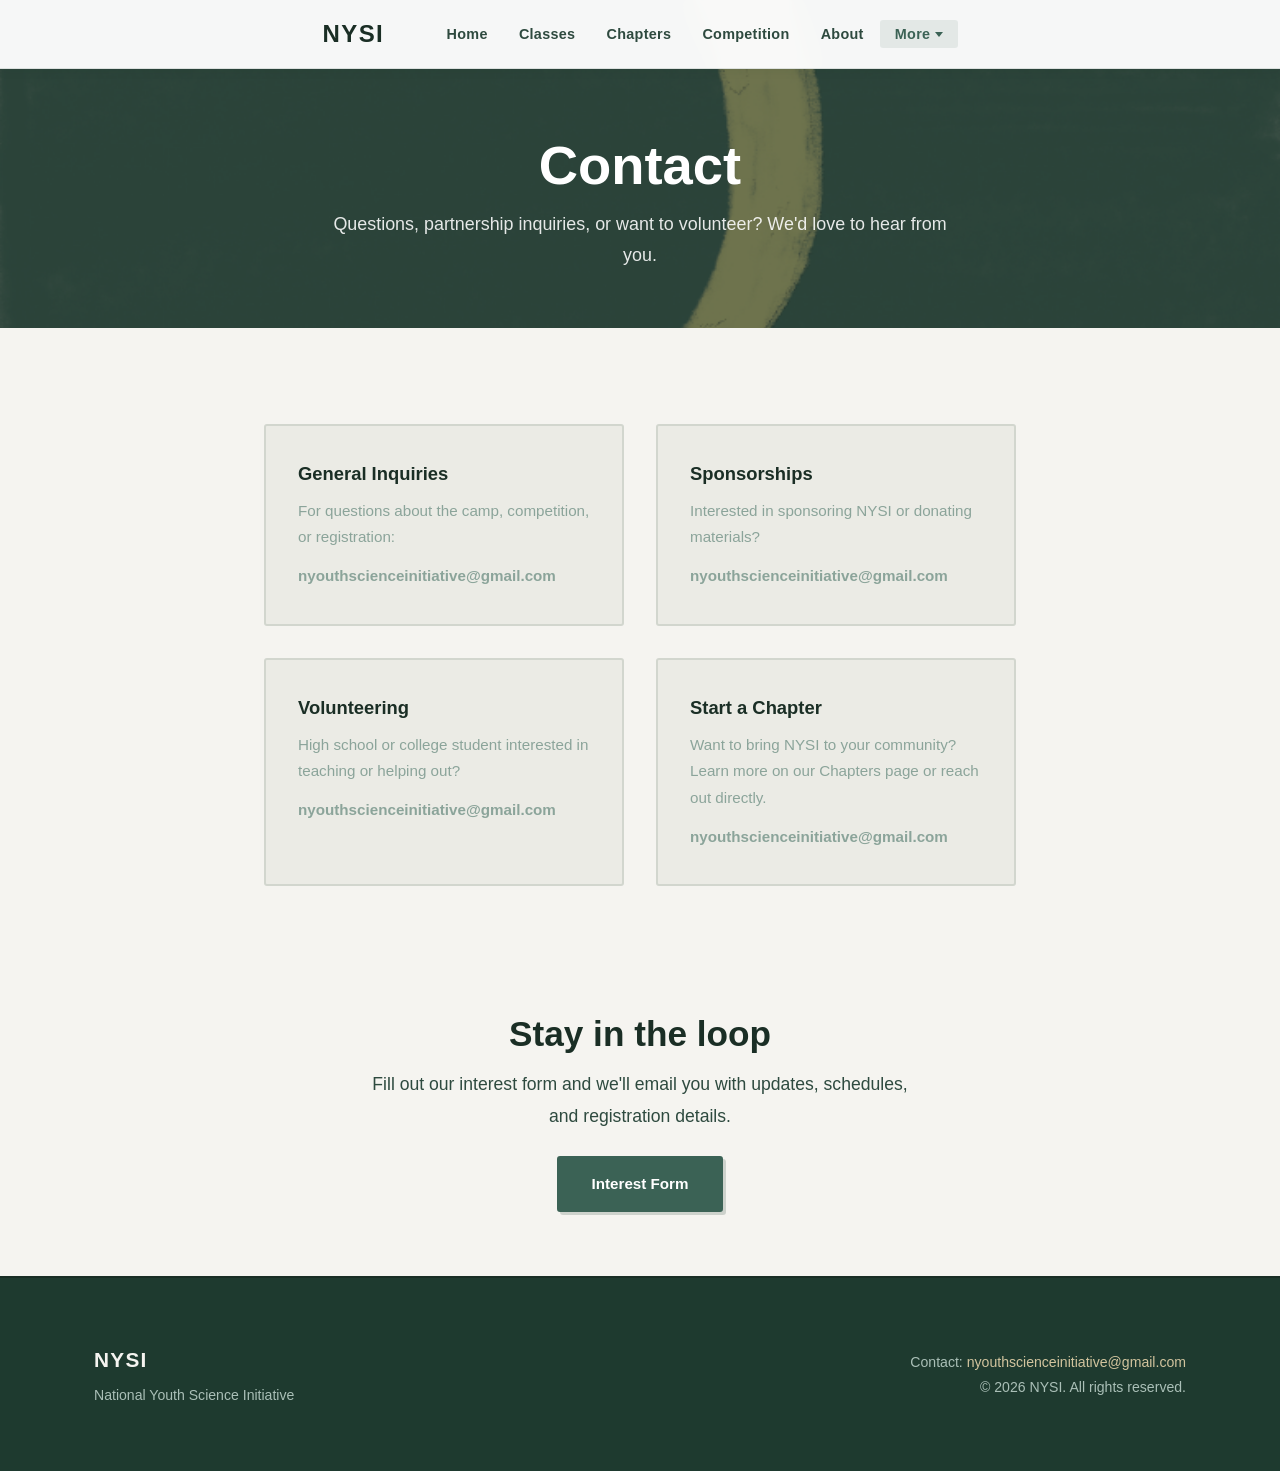
<file: contact.html>
<!DOCTYPE html>
<html lang="en">
<head>
    <meta charset="UTF-8">
    <meta name="viewport" content="width=device-width, initial-scale=1.0">
    <title>Contact — NYSI</title>
    <link rel="stylesheet" href="styles.css">
    <link rel="stylesheet" href="https://cdn.jsdelivr.net/npm/aos@2.3.4/dist/aos.css">
    <!-- Helvetica Neue / system font stack -->
</head>
<body>
    <nav class="navbar">
        <div class="nav-inner">
            <a href="index.html" class="nav-logo"><span class="logo-mark">NYSI</span></a>
            <button class="nav-toggle" aria-label="Toggle menu"><span></span><span></span><span></span></button>
            <ul class="nav-links">
                <li><a href="index.html">Home</a></li>
                <li><a href="classes.html">Classes</a></li>
                <li><a href="chapters.html">Chapters</a></li>
                <li><a href="competition.html">Competition</a></li>
                <li><a href="about.html">About</a></li>
                <li class="nav-dropdown">
                    <button class="nav-dropdown-btn active">More <span class="nav-dropdown-arrow"></span></button>
                    <ul class="nav-dropdown-menu">
                        <li><a href="outreach.html">Outreach</a></li>
                        <li><a href="sponsors.html">Sponsors</a></li>
                        <li><a href="contact.html" class="active">Contact</a></li>
                        <li><a href="resources.html">Resources</a></li>
                    </ul>
                </li>
            </ul>
        </div>
    </nav>

    <div class="page-header page-header-has-img" style="background-image: url('background2/Bck21.png')">
        <div class="page-header-overlay"></div>
        <div class="page-header-content">
            <h1>Contact</h1>
            <p>Questions, partnership inquiries, or want to volunteer? We'd love to hear from you.</p>
        </div>
    </div>

    <section class="content-section">
        <div class="container" style="max-width: 800px; margin: 0 auto;">
            <div class="contact-info-grid">
                <div class="contact-card">
                    <h3>General Inquiries</h3>
                    <p>For questions about the camp, competition, or registration:</p>
                    <a href="mailto:nyouthscienceinitiative@gmail.com" style="display: inline-block; margin-top: 0.75rem; font-weight: 600;">nyouthscienceinitiative@gmail.com</a>
                </div>
                <div class="contact-card">
                    <h3>Sponsorships</h3>
                    <p>Interested in sponsoring NYSI or donating materials?</p>
                    <a href="mailto:nyouthscienceinitiative@gmail.com" style="display: inline-block; margin-top: 0.75rem; font-weight: 600;">nyouthscienceinitiative@gmail.com</a>
                </div>
                <div class="contact-card">
                    <h3>Volunteering</h3>
                    <p>High school or college student interested in teaching or helping out?</p>
                    <a href="mailto:nyouthscienceinitiative@gmail.com" style="display: inline-block; margin-top: 0.75rem; font-weight: 600;">nyouthscienceinitiative@gmail.com</a>
                </div>
                <!-- REVIEW: Renamed "Schools & Extensions" → "Start a Chapter" to match the new Chapters page. The old card said "Want to bring MNYSF to your school or state?" — now it points to chapters.html. Adjust the copy if you want a different framing here. -->
                <div class="contact-card">
                    <h3>Start a Chapter</h3>
                    <p>Want to bring NYSI to your community? Learn more on our <a href="chapters.html">Chapters page</a> or reach out directly.</p>
                    <a href="mailto:nyouthscienceinitiative@gmail.com" style="display: inline-block; margin-top: 0.75rem; font-weight: 600;">nyouthscienceinitiative@gmail.com</a>
                </div>
            </div>
        </div>
    </section>

    <section class="section section-cta">
        <div class="container cta-container">
            <h2 class="section-heading">Stay in the loop</h2>
            <p class="body-text">Fill out our interest form and we'll email you with updates, schedules, and registration details.</p>
            <a href="https://docs.google.com/forms/d/1gMmvx8oNU8xuOmrKT-ZEvv5v0Z1Ip0icKx-Gk0GqVbA/viewform" class="btn btn-primary" target="_blank">Interest Form</a>
        </div>
    </section>

    <footer class="footer">
        <div class="container footer-inner">
            <div class="footer-left">
                <span class="logo-mark">NYSI</span>
                <p>National Youth Science Initiative</p>
            </div>
            <div class="footer-right">
                <p>Contact: <a href="mailto:nyouthscienceinitiative@gmail.com">nyouthscienceinitiative@gmail.com</a></p>
                <p>&copy; 2026 NYSI. All rights reserved.</p>
            </div>
        </div>
    </footer>
    <script src="https://cdn.jsdelivr.net/npm/aos@2.3.4/dist/aos.js"></script>
    <script src="main.js"></script>
</body>
</html>
</file>
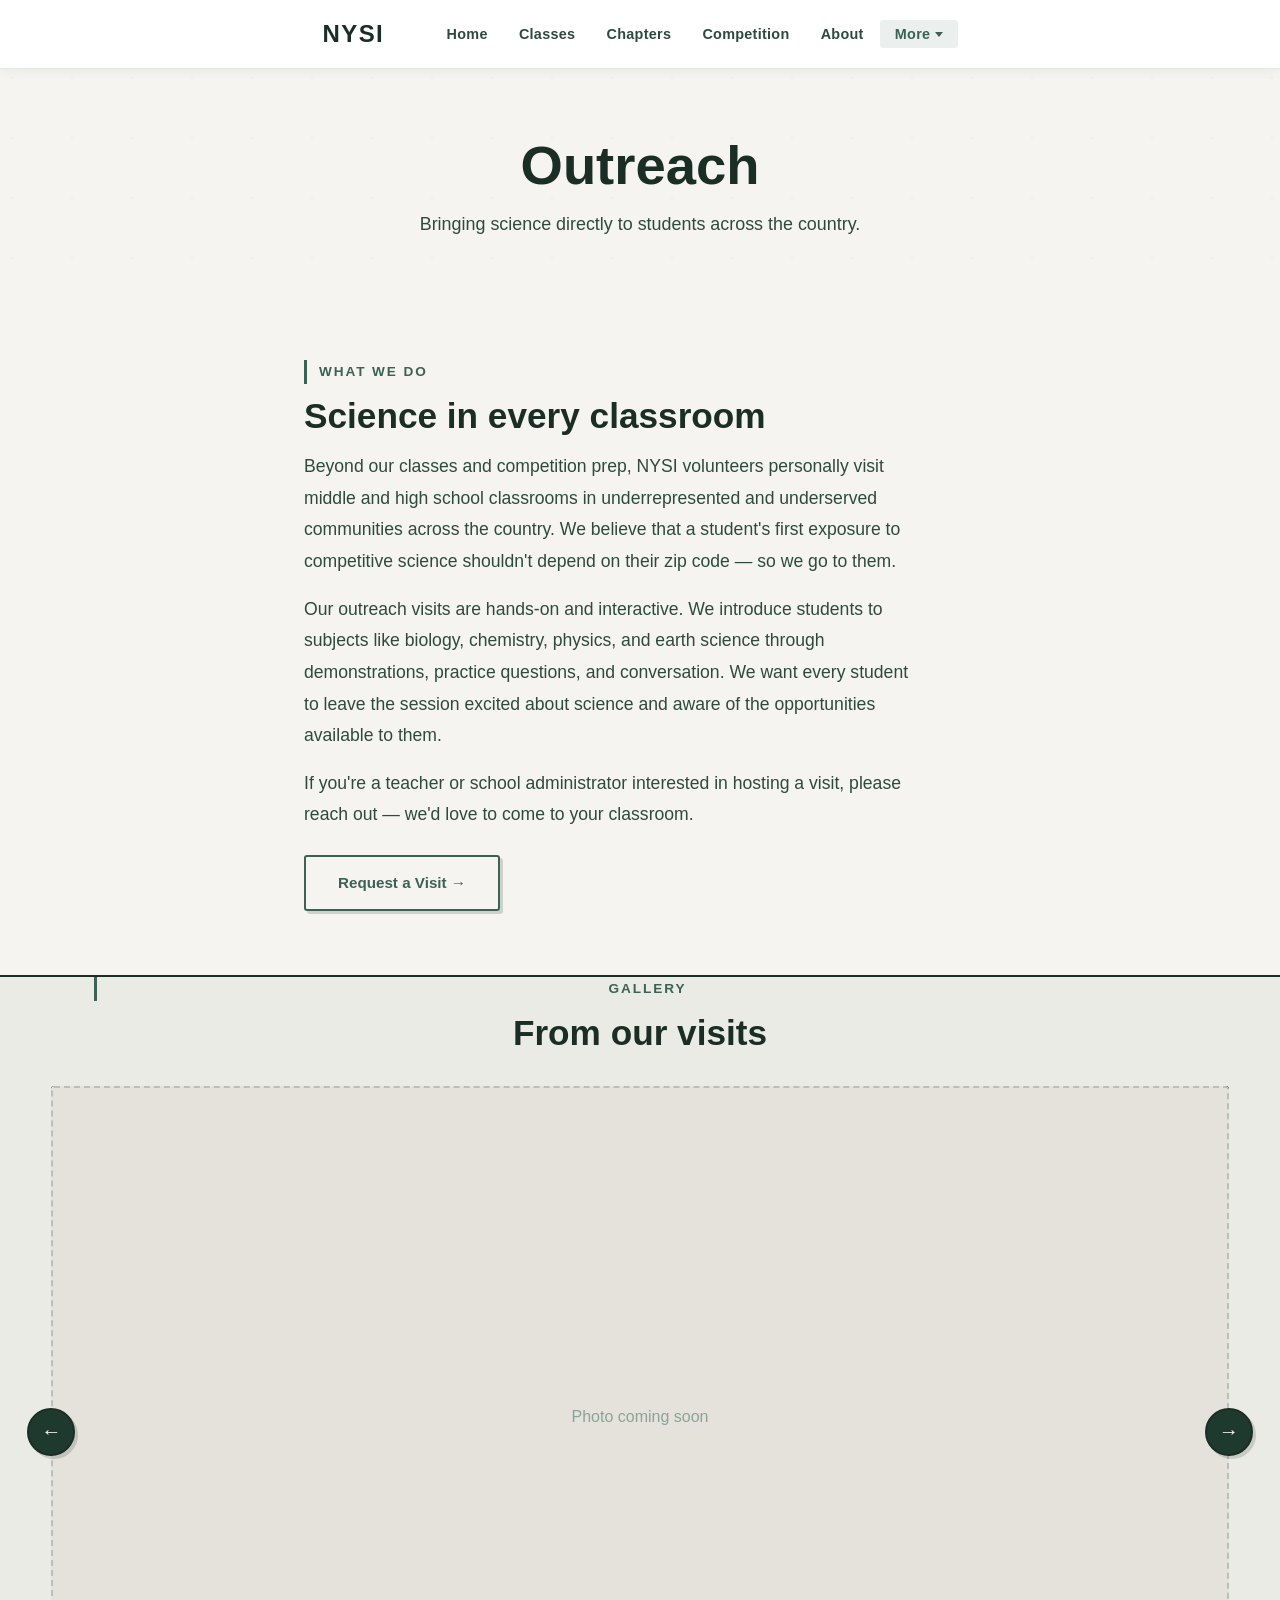
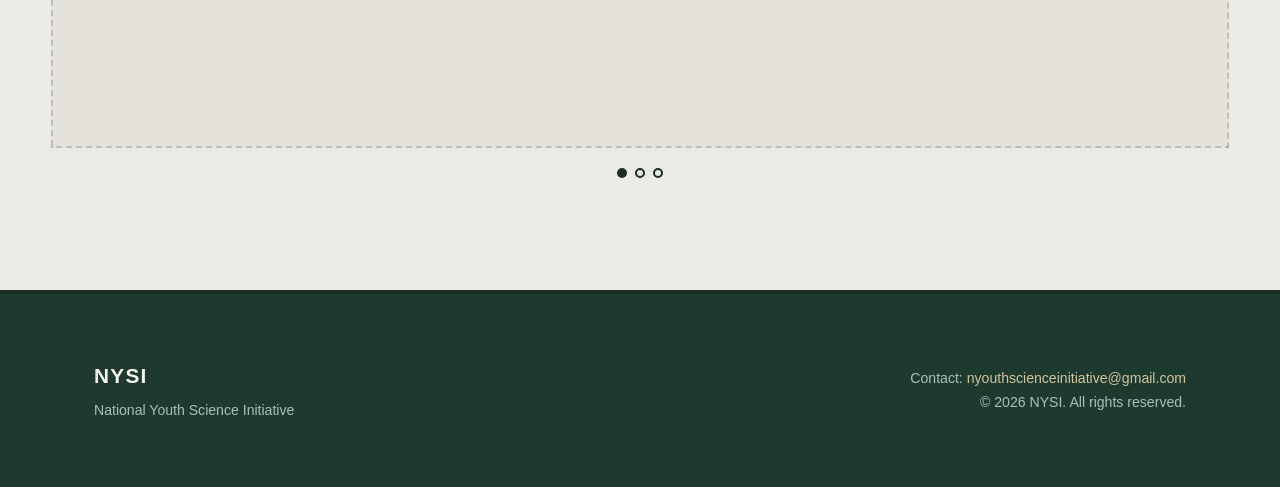
<file: outreach.html>
<!DOCTYPE html>
<html lang="en">
<head>
    <meta charset="UTF-8">
    <meta name="viewport" content="width=device-width, initial-scale=1.0">
    <title>Outreach — NYSI</title>
    <link rel="stylesheet" href="styles.css">
    <link rel="stylesheet" href="https://cdn.jsdelivr.net/npm/aos@2.3.4/dist/aos.css">
</head>
<body>
    <nav class="navbar">
        <div class="nav-inner">
            <a href="index.html" class="nav-logo"><span class="logo-mark">NYSI</span></a>
            <button class="nav-toggle" aria-label="Toggle menu"><span></span><span></span><span></span></button>
            <ul class="nav-links">
                <li><a href="index.html">Home</a></li>
                <li><a href="classes.html">Classes</a></li>
                <li><a href="chapters.html">Chapters</a></li>
                <li><a href="competition.html">Competition</a></li>
                <li><a href="about.html">About</a></li>
                <li class="nav-dropdown">
                    <button class="nav-dropdown-btn active">More <span class="nav-dropdown-arrow"></span></button>
                    <ul class="nav-dropdown-menu">
                        <li><a href="outreach.html" class="active">Outreach</a></li>
                        <li><a href="sponsors.html">Sponsors</a></li>
                        <li><a href="contact.html">Contact</a></li>
                        <li><a href="resources.html">Resources</a></li>
                    </ul>
                </li>
            </ul>
        </div>
    </nav>

    <div class="page-header">
        <div class="hero-bg-pattern"></div>
        <div class="page-header-content">
            <h1>Outreach</h1>
            <p>Bringing science directly to students across the country.</p>
        </div>
    </div>

    <section class="content-section">
        <div class="content-narrow">
            <p class="section-eyebrow">What We Do</p>
            <h2 class="section-heading">Science in every classroom</h2>
            <p class="body-text">Beyond our classes and competition prep, NYSI volunteers personally visit middle and high school classrooms in underrepresented and underserved communities across the country. We believe that a student's first exposure to competitive science shouldn't depend on their zip code — so we go to them.</p>
            <p class="body-text" style="margin-top: 1rem;">Our outreach visits are hands-on and interactive. We introduce students to subjects like biology, chemistry, physics, and earth science through demonstrations, practice questions, and conversation. We want every student to leave the session excited about science and aware of the opportunities available to them.</p>
            <p class="body-text" style="margin-top: 1rem;">If you're a teacher or school administrator interested in hosting a visit, please reach out — we'd love to come to your classroom.</p>
            <a href="contact.html" class="btn btn-secondary" style="margin-top: 1.5rem;">Request a Visit &rarr;</a>
        </div>
    </section>

    <section class="content-section" style="padding-top: 0;">
        <div class="container">
            <p class="section-eyebrow" style="text-align:center;">Gallery</p>
            <h2 class="section-heading" style="text-align:center; margin-bottom: 2rem;">From our visits</h2>
        </div>

        <div class="slider-wrap">
            <div class="slider-track" id="sliderTrack">
                <!-- Add <img> tags here when you have photos, e.g.:
                     <div class="slide"><img src="outreach/photo1.jpg" alt="Classroom visit"></div>
                -->
                <div class="slide slide-placeholder">
                    <span>Photo coming soon</span>
                </div>
                <div class="slide slide-placeholder">
                    <span>Photo coming soon</span>
                </div>
                <div class="slide slide-placeholder">
                    <span>Photo coming soon</span>
                </div>
            </div>

            <button class="slider-arrow slider-arrow-left" id="sliderPrev" aria-label="Previous photo">&#8592;</button>
            <button class="slider-arrow slider-arrow-right" id="sliderNext" aria-label="Next photo">&#8594;</button>

            <div class="slider-dots" id="sliderDots"></div>
        </div>
    </section>

    <footer class="footer">
        <div class="container footer-inner">
            <div class="footer-left">
                <span class="logo-mark">NYSI</span>
                <p>National Youth Science Initiative</p>
            </div>
            <div class="footer-right">
                <p>Contact: <a href="mailto:nyouthscienceinitiative@gmail.com">nyouthscienceinitiative@gmail.com</a></p>
                <p>&copy; 2026 NYSI. All rights reserved.</p>
            </div>
        </div>
    </footer>

    <script src="https://cdn.jsdelivr.net/npm/aos@2.3.4/dist/aos.js"></script>
    <script src="main.js"></script>
    <script>
        (function () {
            const track = document.getElementById('sliderTrack');
            const slides = track.querySelectorAll('.slide');
            const prevBtn = document.getElementById('sliderPrev');
            const nextBtn = document.getElementById('sliderNext');
            const dotsContainer = document.getElementById('sliderDots');
            let current = 0;

            // Build dots
            slides.forEach((_, i) => {
                const dot = document.createElement('button');
                dot.className = 'slider-dot' + (i === 0 ? ' active' : '');
                dot.setAttribute('aria-label', 'Go to photo ' + (i + 1));
                dot.addEventListener('click', () => goTo(i));
                dotsContainer.appendChild(dot);
            });

            function goTo(index) {
                slides[current].classList.remove('active');
                dotsContainer.querySelectorAll('.slider-dot')[current].classList.remove('active');
                current = (index + slides.length) % slides.length;
                slides[current].classList.add('active');
                dotsContainer.querySelectorAll('.slider-dot')[current].classList.add('active');
            }

            slides[0].classList.add('active');
            prevBtn.addEventListener('click', () => goTo(current - 1));
            nextBtn.addEventListener('click', () => goTo(current + 1));

            // Keyboard support
            document.addEventListener('keydown', (e) => {
                if (e.key === 'ArrowLeft') goTo(current - 1);
                if (e.key === 'ArrowRight') goTo(current + 1);
            });
        })();
    </script>
</body>
</html>
</file>
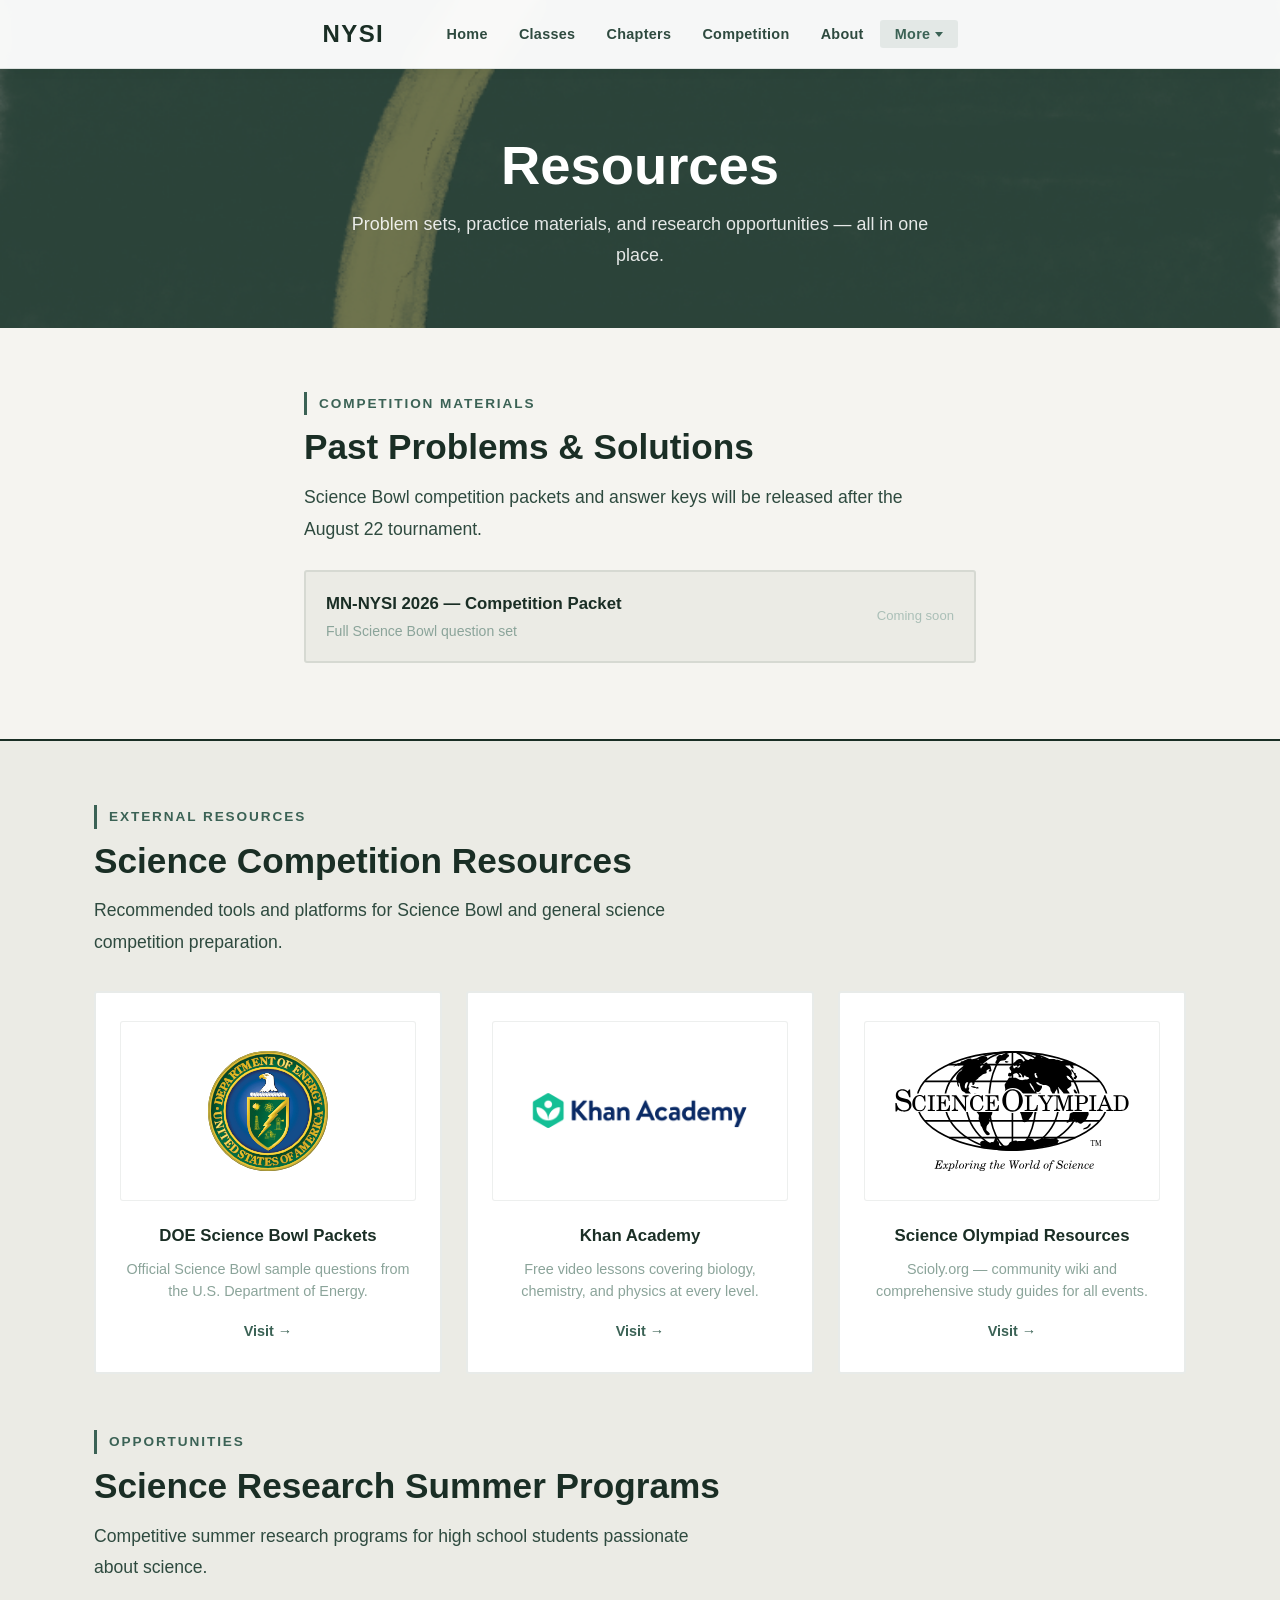
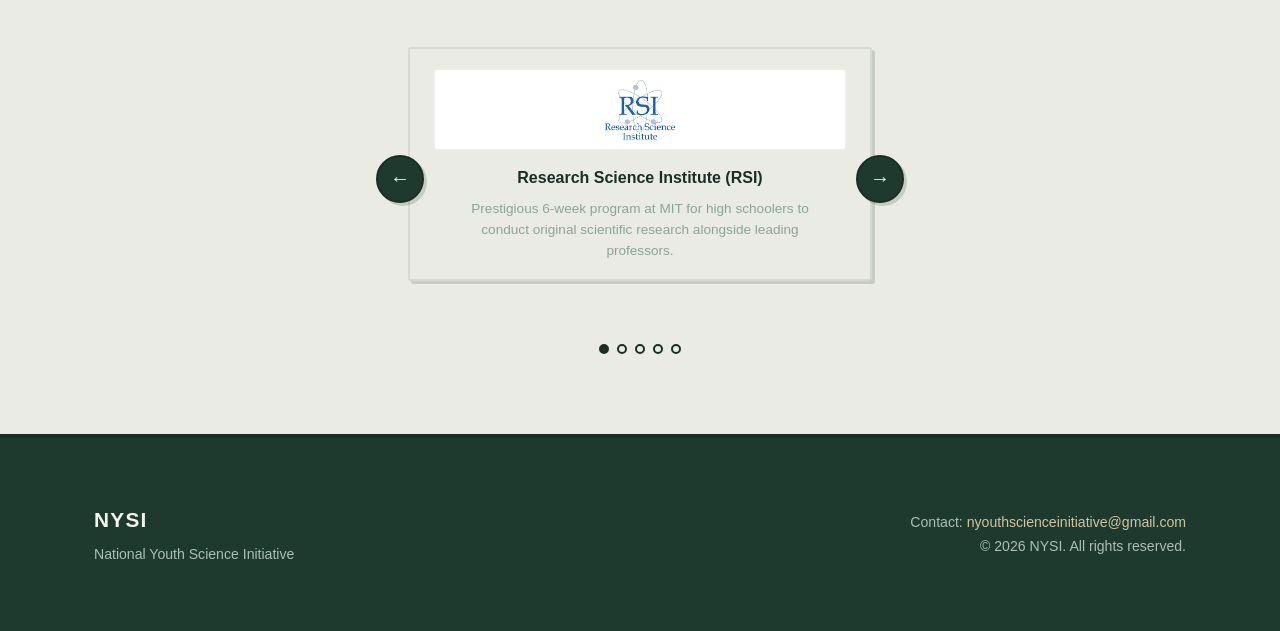
<file: resources.html>
<!DOCTYPE html>
<html lang="en">
<head>
    <meta charset="UTF-8">
    <meta name="viewport" content="width=device-width, initial-scale=1.0">
    <title>Resources — NYSI</title>
    <link rel="stylesheet" href="styles.css">
    <link rel="stylesheet" href="https://cdn.jsdelivr.net/npm/aos@2.3.4/dist/aos.css">
    <!-- Helvetica Neue / system font stack -->
</head>
<body>
    <nav class="navbar">
        <div class="nav-inner">
            <a href="index.html" class="nav-logo"><span class="logo-mark">NYSI</span></a>
            <button class="nav-toggle" aria-label="Toggle menu"><span></span><span></span><span></span></button>
            <ul class="nav-links">
                <li><a href="index.html">Home</a></li>
                <li><a href="classes.html">Classes</a></li>
                <li><a href="chapters.html">Chapters</a></li>
                <li><a href="competition.html">Competition</a></li>
                <li><a href="about.html">About</a></li>
                <li class="nav-dropdown">
                    <button class="nav-dropdown-btn active">More <span class="nav-dropdown-arrow"></span></button>
                    <ul class="nav-dropdown-menu">
                        <li><a href="outreach.html">Outreach</a></li>
                        <li><a href="sponsors.html">Sponsors</a></li>
                        <li><a href="contact.html">Contact</a></li>
                        <li><a href="resources.html" class="active">Resources</a></li>
                    </ul>
                </li>
            </ul>
        </div>
    </nav>

    <div class="page-header page-header-has-img" style="background-image: url('background2/Bck22.png')">
        <div class="page-header-overlay"></div>
        <div class="page-header-content">
            <h1>Resources</h1>
            <p>Problem sets, practice materials, and research opportunities — all in one place.</p>
        </div>
    </div>

    <section class="content-section">
        <div class="content-narrow">
            <p class="section-eyebrow">Competition Materials</p>
            <h2 class="section-heading">Past Problems &amp; Solutions</h2>
            <p class="body-text">Science Bowl competition packets and answer keys will be released after the August 22 tournament.</p>

            <div class="resource-list">
                <div class="resource-item">
                    <div class="resource-item-info">
                        <!-- REVIEW: Renamed from "MNYSF 2026" to "MN-NYSI 2026" to reflect the founding chapter name. Update as other chapters release packets. -->
                        <h4>MN-NYSI 2026 — Competition Packet</h4>
                        <p>Full Science Bowl question set</p>
                    </div>
                    <span style="font-family: var(--font-ui); font-size: 0.82rem; color: var(--warm-gray-l);">Coming soon</span>
                </div>
            </div>
        </div>
    </section>

    <section class="content-section">
        <div class="container">
            <p class="section-eyebrow">External Resources</p>
            <h2 class="section-heading">Science Competition Resources</h2>
            <p class="body-text">Recommended tools and platforms for Science Bowl and general science competition preparation.</p>

            <div class="resource-card-grid">
                <div class="resource-card">
                    <div class="resource-card-logo-box">
                        <img src="resourceimages/DOE.svg" alt="DOE Science Bowl">
                    </div>
                    <h3>DOE Science Bowl Packets</h3>
                    <p>Official Science Bowl sample questions from the U.S. Department of Energy.</p>
                    <a href="https://science.osti.gov/wdts/nsb/Regional-Competitions/Resources/HS-Sample-Questions" target="_blank" class="resource-card-link">Visit &rarr;</a>
                </div>
                <div class="resource-card">
                    <div class="resource-card-logo-box">
                        <img src="resourceimages/khanacademy.jpg" alt="Khan Academy">
                    </div>
                    <h3>Khan Academy</h3>
                    <p>Free video lessons covering biology, chemistry, and physics at every level.</p>
                    <a href="https://www.khanacademy.org/science" target="_blank" class="resource-card-link">Visit &rarr;</a>
                </div>
                <div class="resource-card">
                    <div class="resource-card-logo-box">
                        <img src="resourceimages/SciOlyimage.svg" alt="Science Olympiad">
                    </div>
                    <h3>Science Olympiad Resources</h3>
                    <p>Scioly.org — community wiki and comprehensive study guides for all events.</p>
                    <a href="https://scioly.org" target="_blank" class="resource-card-link">Visit &rarr;</a>
                </div>
                <!-- REVIEW: The original MASC and MAS cards were Minnesota-specific organizations with Lorem Ipsum placeholder text. They have been removed. Add nationally-relevant organizations here when you have them, following the same card structure. -->
            </div>

            <div class="program-slider-section">
                <p class="section-eyebrow" style="margin-top: 3.5rem;">Opportunities</p>
                <h2 class="section-heading">Science Research Summer Programs</h2>
                <p class="body-text">Competitive summer research programs for high school students passionate about science.</p>

                <div class="program-slider-wrap" id="programSlider">
                    <div class="program-slider-track" id="programTrack">
                        <div class="program-slide active">
                            <div class="program-card">
                                <div class="program-card-logo">
                                    <img src="resourceimages/RSILogo.png" alt="RSI">
                                </div>
                                <h3>Research Science Institute (RSI)</h3>
                                <p>Prestigious 6-week program at MIT for high schoolers to conduct original scientific research alongside leading professors.</p>
                            </div>
                        </div>
                        <div class="program-slide">
                            <div class="program-card">
                                <div class="program-card-logo">
                                    <img src="resourceimages/sspimage.png" alt="SSP">
                                </div>
                                <h3>Summer Science Program (SSP)</h3>
                                <p>Intensive 39-day residential program in astrophysics or biochemistry at top university campuses nationwide.</p>
                            </div>
                        </div>
                        <div class="program-slide">
                            <div class="program-card">
                                <div class="program-card-logo">
                                    <img src="resourceimages/simonslogo.png" alt="Simons Summer Research">
                                </div>
                                <h3>Simons Summer Research Program</h3>
                                <p>7-week program at Stony Brook University pairing high school students with faculty mentors across STEM disciplines.</p>
                            </div>
                        </div>
                        <div class="program-slide">
                            <div class="program-card">
                                <div class="program-card-logo">
                                    <img src="resourceimages/Garcialogo.jpeg" alt="Garcia Research Scholars">
                                </div>
                                <h3>Garcia Research Scholars</h3>
                                <p>7-week summer program at Stony Brook University focused on hands-on polymer and materials science research.</p>
                            </div>
                        </div>
                        <div class="program-slide">
                            <div class="program-card">
                                <div class="program-card-logo">
                                    <img src="resourceimages/BURISElogo.jpg" alt="BU RISE">
                                </div>
                                <h3>BU RISE</h3>
                                <p>Paid 6-week research internship at Boston University placing high school students in active science and engineering labs.</p>
                            </div>
                        </div>
                    </div>
                    <button class="slider-arrow slider-arrow-left" id="programPrev">&#8592;</button>
                    <button class="slider-arrow slider-arrow-right" id="programNext">&#8594;</button>
                    <div class="slider-dots" id="programDots"></div>
                </div>
            </div>
        </div>
    </section>

    <footer class="footer">
        <div class="container footer-inner">
            <div class="footer-left">
                <span class="logo-mark">NYSI</span>
                <p>National Youth Science Initiative</p>
            </div>
            <div class="footer-right">
                <p>Contact: <a href="mailto:nyouthscienceinitiative@gmail.com">nyouthscienceinitiative@gmail.com</a></p>
                <p>&copy; 2026 NYSI. All rights reserved.</p>
            </div>
        </div>
    </footer>
    <script src="https://cdn.jsdelivr.net/npm/aos@2.3.4/dist/aos.js"></script>
    <script src="main.js"></script>
</body>
</html>
</file>
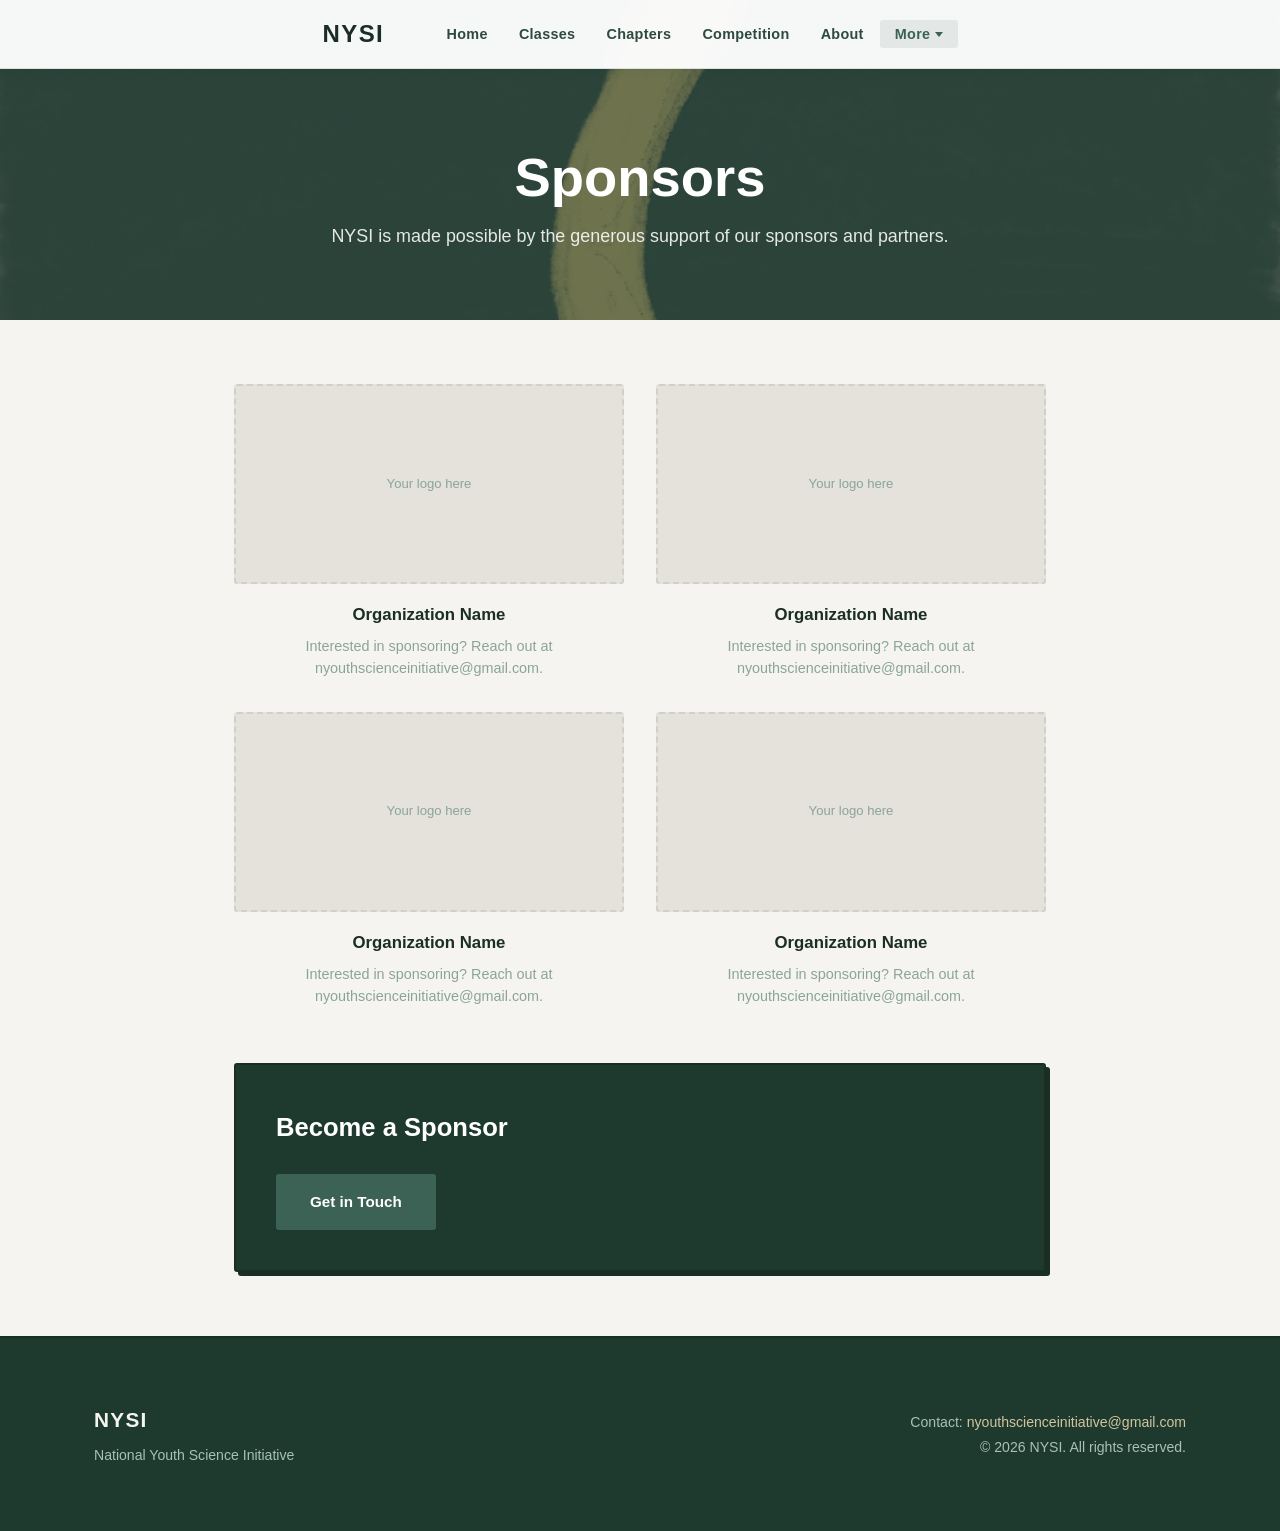
<file: sponsors.html>
<!DOCTYPE html>
<html lang="en">
<head>
    <meta charset="UTF-8">
    <meta name="viewport" content="width=device-width, initial-scale=1.0">
    <title>Sponsors — NYSI</title>
    <link rel="stylesheet" href="styles.css">
    <link rel="stylesheet" href="https://cdn.jsdelivr.net/npm/aos@2.3.4/dist/aos.css">
</head>
<body>
    <nav class="navbar">
        <div class="nav-inner">
            <a href="index.html" class="nav-logo"><span class="logo-mark">NYSI</span></a>
            <button class="nav-toggle" aria-label="Toggle menu"><span></span><span></span><span></span></button>
            <ul class="nav-links">
                <li><a href="index.html">Home</a></li>
                <li><a href="classes.html">Classes</a></li>
                <li><a href="chapters.html">Chapters</a></li>
                <li><a href="competition.html">Competition</a></li>
                <li><a href="about.html">About</a></li>
                <li class="nav-dropdown">
                    <button class="nav-dropdown-btn active">More <span class="nav-dropdown-arrow"></span></button>
                    <ul class="nav-dropdown-menu">
                        <li><a href="outreach.html">Outreach</a></li>
                        <li><a href="sponsors.html" class="active">Sponsors</a></li>
                        <li><a href="contact.html">Contact</a></li>
                        <li><a href="resources.html">Resources</a></li>
                    </ul>
                </li>
            </ul>
        </div>
    </nav>

    <div class="page-header page-header-has-img" style="background-image: url('background2/Bck23.png')">
        <div class="page-header-overlay"></div>
        <div class="page-header-content">
            <h1>Sponsors</h1>
            <p>NYSI is made possible by the generous support of our sponsors and partners.</p>
        </div>
    </div>

    <section class="content-section">
        <div class="container" style="max-width: 860px; margin: 0 auto;">

            <div class="sponsor-card-grid cols-2" style="margin-bottom: 3.5rem;">
                <a class="sponsor-card" href="#">
                    <div class="sponsor-logo-box placeholder-box">
                        <span class="sponsor-placeholder-text">Your logo here</span>
                    </div>
                    <h3>Organization Name</h3>
                    <p>Interested in sponsoring? Reach out at nyouthscienceinitiative@gmail.com.</p>
                </a>
                <a class="sponsor-card" href="#">
                    <div class="sponsor-logo-box placeholder-box">
                        <span class="sponsor-placeholder-text">Your logo here</span>
                    </div>
                    <h3>Organization Name</h3>
                    <p>Interested in sponsoring? Reach out at nyouthscienceinitiative@gmail.com.</p>
                </a>
                <a class="sponsor-card" href="#">
                    <div class="sponsor-logo-box placeholder-box">
                        <span class="sponsor-placeholder-text">Your logo here</span>
                    </div>
                    <h3>Organization Name</h3>
                    <p>Interested in sponsoring? Reach out at nyouthscienceinitiative@gmail.com.</p>
                </a>
                <a class="sponsor-card" href="#">
                    <div class="sponsor-logo-box placeholder-box">
                        <span class="sponsor-placeholder-text">Your logo here</span>
                    </div>
                    <h3>Organization Name</h3>
                    <p>Interested in sponsoring? Reach out at nyouthscienceinitiative@gmail.com.</p>
                </a>
            </div>

            <div class="become-sponsor-block">
                <h2>Become a Sponsor</h2>
                <p></p>
                <a href="mailto:nyouthscienceinitiative@gmail.com" class="btn btn-primary">Get in Touch</a>
            </div>

        </div>
    </section>

    <footer class="footer">
        <div class="container footer-inner">
            <div class="footer-left">
                <span class="logo-mark">NYSI</span>
                <p>National Youth Science Initiative</p>
            </div>
            <div class="footer-right">
                <p>Contact: <a href="mailto:nyouthscienceinitiative@gmail.com">nyouthscienceinitiative@gmail.com</a></p>
                <p>&copy; 2026 NYSI. All rights reserved.</p>
            </div>
        </div>
    </footer>
    <script src="https://cdn.jsdelivr.net/npm/aos@2.3.4/dist/aos.js"></script>
    <script src="main.js"></script>
</body>
</html>
</file>
<file: styles.css>
/* ======================================================
   MNYSF — Minnesota Youth Science Forum
   Soft Brutalism × Editorial Bone
   Palette: Forest Green, Sage, Sand, Warm Bone
   Typography: Playfair Display + Source Serif 4 + DM Sans
   ====================================================== */

:root {
    /* Core Palette — warm bone/yellowish backgrounds */
    --cream:        #F5F4F0;
    --cream-dark:   #E4E2DB;
    --terracotta:   #3B6255;
    --terracotta-d: #2D4D42;
    --gold:         #D2C49E;
    --gold-muted:   #C4B68E;
    --espresso:     #1E3A2F;
    --espresso-l:   #2E4A3F;
    --warm-gray:    #8BA49A;
    --warm-gray-l:  #AABFB7;
    --parchment:    #EBEBE5;
    --ink:          #1A2E25;

    /* Brutalism accents */
    --border-thick: 2.5px solid var(--ink);
    --border-medium: 2px solid rgba(30, 58, 47, 0.15);
    --shadow-brutal: 4px 4px 0 var(--ink);
    --shadow-brutal-sm: 3px 3px 0 rgba(30, 58, 47, 0.18);
    --shadow-brutal-hover: 6px 6px 0 var(--ink);

    /* Typography */
    --font-display: 'Helvetica Neue', Helvetica, Arial, sans-serif;
    --font-body:    'Helvetica Neue', Helvetica, Arial, sans-serif;
    --font-ui:      'Helvetica Neue', Helvetica, Arial, sans-serif;

    /* Spacing */
    --section-pad: clamp(2rem, 5vw, 4.5rem);
    --container-max: 1140px;

    /* Misc */
    --radius: 3px;
    --radius-lg: 6px;
    --transition: 0.25s ease;
}

/* ---- Reset & Base ---- */
*, *::before, *::after { box-sizing: border-box; margin: 0; padding: 0; }

html { scroll-behavior: smooth; }

body {
    font-family: var(--font-body);
    color: var(--espresso);
    background: var(--cream);
    font-size: 18px;
    line-height: 1.75;
    -webkit-font-smoothing: antialiased;
}

img { max-width: 100%; display: block; }
a { color: var(--terracotta); text-decoration: none; transition: color var(--transition); }
a:hover { color: var(--terracotta-d); }

ul { list-style: none; }

.container {
    max-width: var(--container-max);
    margin: 0 auto;
    padding: 0 1.5rem;
}

/* ---- Typography ---- */
.section-eyebrow {
    font-family: var(--font-ui);
    font-weight: 700;
    font-size: 0.85rem;
    letter-spacing: 0.14em;
    text-transform: uppercase;
    color: var(--terracotta);
    margin-bottom: 0.75rem;
    border-left: 3px solid var(--terracotta);
    padding-left: 0.75rem;
}

.section-heading {
    font-family: var(--font-display);
    font-weight: 700;
    font-size: clamp(1.5rem, 3.2vw, 2.2rem);
    line-height: 1.15;
    color: var(--ink);
    margin-bottom: 0.9rem;
}

.body-text {
    font-family: var(--font-body);
    font-size: 1.1rem;
    line-height: 1.8;
    color: var(--espresso-l);
    max-width: 620px;
}

/* ---- Buttons ---- */
.btn {
    display: inline-block;
    font-family: var(--font-ui);
    font-weight: 600;
    font-size: 0.95rem;
    padding: 0.8rem 2rem;
    border-radius: var(--radius);
    transition: all var(--transition);
    cursor: pointer;
    border: 2px solid var(--ink);
}

.btn-primary {
    background: var(--terracotta);
    color: #fff;
    border-color: var(--terracotta);
    box-shadow: var(--shadow-brutal-sm);
}
.btn-primary:hover {
    background: var(--terracotta-d);
    color: #fff;
    transform: translate(-2px, -2px);
    box-shadow: var(--shadow-brutal-hover);
}

.btn-secondary {
    background: transparent;
    color: var(--terracotta);
    border: 2px solid var(--terracotta);
    box-shadow: var(--shadow-brutal-sm);
}
.btn-secondary:hover {
    background: var(--terracotta);
    color: #fff;
    transform: translate(-2px, -2px);
    box-shadow: var(--shadow-brutal-hover);
}

/* ---- Navbar ---- */
.navbar {
    position: fixed;
    top: 0;
    left: 0;
    right: 0;
    z-index: 1000;
    background: rgba(255, 255, 255, 0.96);
    backdrop-filter: blur(8px);
    -webkit-backdrop-filter: blur(8px);
    border-bottom: 1.5px solid rgba(30, 58, 47, 0.12);
    box-shadow: 0 1px 12px rgba(30, 58, 47, 0.06);
}

.nav-inner {
    max-width: var(--container-max);
    margin: 0 auto;
    padding: 0 1.5rem;
    display: flex;
    align-items: center;
    justify-content: center;
    height: 68px;
    gap: 3rem;
}

.nav-logo { display: flex; align-items: center; gap: 0.5rem; }

.logo-mark {
    font-family: var(--font-display);
    font-weight: 700;
    font-size: 1.5rem;
    color: var(--ink);
    letter-spacing: 0.06em;
}

.nav-links {
    display: flex;
    gap: 0.15rem;
    align-items: center;
}

.nav-links a {
    font-family: var(--font-ui);
    font-weight: 600;
    font-size: 0.9rem;
    color: var(--espresso-l);
    padding: 0.4rem 0.9rem;
    border-radius: var(--radius);
    transition: all var(--transition);
    letter-spacing: 0.02em;
}

.nav-links a:hover,
.nav-links a.active {
    color: var(--terracotta);
    background: rgba(59, 98, 85, 0.1);
}

/* ---- More dropdown ---- */
.nav-dropdown {
    position: relative;
}

.nav-dropdown-btn {
    font-family: var(--font-ui);
    font-weight: 600;
    font-size: 0.9rem;
    color: var(--espresso-l);
    padding: 0.4rem 0.9rem;
    border-radius: var(--radius);
    transition: all var(--transition);
    letter-spacing: 0.02em;
    background: none;
    border: none;
    cursor: pointer;
    display: flex;
    align-items: center;
    gap: 0.3rem;
}

.nav-dropdown-btn:hover,
.nav-dropdown-btn.active {
    color: var(--terracotta);
    background: rgba(59, 98, 85, 0.1);
}

.nav-dropdown-arrow {
    display: inline-block;
    width: 0;
    height: 0;
    border-left: 4px solid transparent;
    border-right: 4px solid transparent;
    border-top: 5px solid currentColor;
    transition: transform 0.2s ease;
    margin-top: 1px;
}

.nav-dropdown.open .nav-dropdown-arrow {
    transform: rotate(180deg);
}

.nav-dropdown-menu {
    display: none;
    position: absolute;
    top: calc(100% + 6px);
    right: 0;
    background: #fff;
    border: 1.5px solid rgba(30, 58, 47, 0.12);
    border-radius: var(--radius);
    box-shadow: 0 8px 20px rgba(30, 58, 47, 0.12);
    min-width: 150px;
    padding: 0.35rem;
    flex-direction: column;
    z-index: 200;
    list-style: none;
}

.nav-dropdown.open .nav-dropdown-menu {
    display: flex;
}

.nav-dropdown-menu a {
    display: block;
    padding: 0.4rem 0.85rem;
    font-family: var(--font-ui);
    font-weight: 600;
    font-size: 0.88rem;
    color: var(--espresso-l);
    border-radius: var(--radius);
    transition: all var(--transition);
    letter-spacing: 0.02em;
    white-space: nowrap;
}

.nav-dropdown-menu a:hover,
.nav-dropdown-menu a.active {
    color: var(--terracotta);
    background: rgba(59, 98, 85, 0.1);
}

.nav-toggle { display: none; background: none; border: none; cursor: pointer; padding: 0.5rem; }
.nav-toggle span {
    display: block;
    width: 24px;
    height: 2.5px;
    background: var(--espresso);
    margin: 5px 0;
    transition: var(--transition);
    border-radius: 0;
}

/* ---- Hero ---- */
.hero {
    position: relative;
    min-height: 100vh;
    display: flex;
    align-items: center;
    padding: 6rem 1.5rem 4rem;
    text-align: left;
    overflow: hidden;
    background: var(--ink);
}

.hero-slideshow {
    position: absolute;
    inset: 0;
    z-index: 0;
}

.hero-slideshow img {
    position: absolute;
    inset: 0;
    width: 100%;
    height: 100%;
    object-fit: cover;
    opacity: 0;
    transition: opacity 1.2s ease;
}

.hero-slideshow img.active {
    opacity: 1;
}

.hero-overlay {
    position: absolute;
    inset: 0;
    background: rgba(26, 46, 37, 0.55);
    z-index: 1;
}

.hero-bg-pattern {
    position: absolute;
    inset: 0;
    opacity: 0.04;
    z-index: 2;
    background-image:
        radial-gradient(circle at 20% 30%, var(--terracotta) 1.5px, transparent 1.5px),
        radial-gradient(circle at 80% 70%, var(--gold) 1.5px, transparent 1.5px),
        radial-gradient(circle at 50% 50%, var(--espresso) 0.5px, transparent 0.5px);
    background-size: 60px 60px, 80px 80px, 30px 30px;
}

.hero-content {
    position: relative;
    z-index: 3;
    max-width: var(--container-max);
    margin: 0 auto;
    padding: 0 1.5rem;
}

.hero-eyebrow {
    font-family: var(--font-ui);
    font-weight: 600;
    font-size: 0.9rem;
    letter-spacing: 0.15em;
    text-transform: uppercase;
    color: var(--gold);
    margin-bottom: 1.5rem;
}

.hero-title {
    font-family: var(--font-display);
    font-weight: 800;
    font-size: clamp(3.2rem, 8vw, 5.8rem);
    line-height: 1.02;
    color: #fff;
    margin-bottom: 1.25rem;
    letter-spacing: -0.02em;
    max-width: 700px;
    text-shadow: 0 2px 12px rgba(0,0,0,0.3);
}

.hero-subtitle {
    font-family: var(--font-body);
    font-size: 1.2rem;
    line-height: 1.7;
    color: rgba(255,255,255,0.88);
    max-width: 520px;
    margin: 0 0 2.5rem;
}

.hero-actions {
    display: flex;
    gap: 1rem;
    justify-content: flex-start;
    flex-wrap: wrap;
    margin-bottom: 0.75rem;
}

.hero-dates {
    display: flex;
    gap: 1.5rem;
    justify-content: flex-start;
}

.date-card {
    background: rgba(255,255,255,0.12);
    backdrop-filter: blur(8px);
    -webkit-backdrop-filter: blur(8px);
    border: 2px solid rgba(255,255,255,0.25);
    border-radius: var(--radius);
    padding: 1rem 1.75rem;
    display: flex;
    flex-direction: column;
    align-items: center;
    box-shadow: var(--shadow-brutal-sm);
}

.date-label {
    font-family: var(--font-ui);
    font-size: 0.8rem;
    font-weight: 700;
    text-transform: uppercase;
    letter-spacing: 0.12em;
    color: var(--gold);
}

.date-value {
    font-family: var(--font-display);
    font-weight: 600;
    font-size: 1.2rem;
    color: #fff;
}

/* ---- Sections ---- */
.section {
    padding: var(--section-pad) 0;
}

.section-about-home {
    background: var(--parchment);
    border-top: var(--border-thick);
    border-bottom: var(--border-thick);
}

.two-col {
    display: grid;
    grid-template-columns: 1fr 1fr;
    gap: 3.5rem;
    align-items: center;
}

.two-col.reverse { direction: rtl; }
.two-col.reverse > * { direction: ltr; }

/* Stat Grid */
.stat-grid {
    display: grid;
    grid-template-columns: 1fr 1fr;
    gap: 1rem;
}

.stat-card {
    background: var(--cream);
    border: 2px solid var(--ink);
    border-radius: var(--radius);
    padding: 1.5rem;
    text-align: center;
    box-shadow: var(--shadow-brutal-sm);
}

.stat-number {
    display: block;
    font-family: var(--font-display);
    font-weight: 700;
    font-size: 2.4rem;
    color: var(--terracotta);
    line-height: 1.1;
}

.stat-label {
    display: block;
    font-family: var(--font-ui);
    font-size: 0.82rem;
    font-weight: 600;
    text-transform: uppercase;
    letter-spacing: 0.08em;
    color: var(--warm-gray);
    margin-top: 0.25rem;
}

/* ---- Track Grid ---- */
.section-tracks {
    background: var(--cream);
}

.track-grid {
    display: grid;
    grid-template-columns: repeat(auto-fit, minmax(200px, 1fr));
    gap: 1.25rem;
    margin-top: 2rem;
}

.track-card {
    background: var(--parchment);
    border: 2px solid rgba(30, 58, 47, 0.12);
    border-radius: var(--radius);
    padding: 2rem 1.5rem;
    transition: all var(--transition);
}

.track-card:hover {
    transform: translate(-2px, -3px);
    box-shadow: var(--shadow-brutal);
    border-color: var(--ink);
}

.track-icon {
    font-size: 2.2rem;
    margin-bottom: 0.75rem;
    color: var(--gold-muted);
}

.track-card h3 {
    font-family: var(--font-display);
    font-weight: 700;
    font-size: 1.3rem;
    margin-bottom: 0.75rem;
    color: var(--ink);
}

.track-card ul {
    list-style: none;
}

.track-card li {
    font-family: var(--font-ui);
    font-size: 0.92rem;
    color: var(--warm-gray);
    padding: 0.2rem 0;
    padding-left: 1rem;
    position: relative;
}

.track-card li::before {
    content: '—';
    position: absolute;
    left: 0;
    color: var(--warm-gray-l);
    font-size: 0.75rem;
}

/* ---- Competition Preview ---- */
.section-competition-preview {
    background: var(--parchment);
    border-top: var(--border-thick);
    border-bottom: var(--border-thick);
}

.comp-highlight-card {
    background: var(--espresso);
    border: 2px solid var(--ink);
    border-radius: var(--radius);
    padding: 2rem;
    color: var(--cream);
    box-shadow: var(--shadow-brutal);
}

.comp-detail {
    display: flex;
    justify-content: space-between;
    padding: 0.85rem 0;
    border-bottom: 1px solid rgba(226, 223, 218, 0.12);
}

.comp-detail:last-child { border-bottom: none; }

.comp-detail span {
    font-family: var(--font-ui);
    font-size: 0.9rem;
    color: var(--warm-gray-l);
}

.comp-detail strong {
    font-family: var(--font-ui);
    font-weight: 600;
    font-size: 0.95rem;
    color: var(--cream);
}

/* ---- CTA ---- */
.section-cta {
    background: var(--cream);
    text-align: center;
}

.cta-container {
    max-width: 600px;
}

.cta-container .body-text {
    margin: 0 auto 1.5rem;
}

/* ---- Footer ---- */
.footer {
    background: var(--espresso);
    color: var(--cream);
    padding: 4rem 0;
    border-top: var(--border-thick);
}

.footer-inner {
    display: flex;
    justify-content: space-between;
    align-items: center;
    flex-wrap: wrap;
    gap: 1rem;
}

.footer-left .logo-mark {
    color: var(--cream);
    font-size: 1.3rem;
}

.footer-left p {
    font-family: var(--font-ui);
    font-size: 0.88rem;
    color: var(--warm-gray-l);
    margin-top: 0.25rem;
}

.footer-right {
    text-align: right;
}

.footer-right p {
    font-family: var(--font-ui);
    font-size: 0.88rem;
    color: var(--warm-gray-l);
}

.footer-right a {
    color: var(--gold);
}

.footer-right a:hover {
    color: var(--cream);
}

/* ---- Page Header (for inner pages) ---- */
.page-header {
    padding: 8.5rem 1.5rem 3.5rem;
    text-align: center;
    background: var(--cream);
    position: relative;
    overflow: hidden;
}

.page-header .hero-bg-pattern {
    position: absolute;
    inset: 0;
    opacity: 0.035;
    background-image:
        radial-gradient(circle at 20% 30%, var(--terracotta) 1.5px, transparent 1.5px),
        radial-gradient(circle at 80% 70%, var(--gold) 1.5px, transparent 1.5px);
    background-size: 60px 60px, 80px 80px;
}

.page-header-content {
    position: relative;
    max-width: 620px;
    margin: 0 auto;
}

.page-header h1 {
    font-family: var(--font-display);
    font-weight: 700;
    font-size: clamp(2.2rem, 5vw, 3.4rem);
    line-height: 1.12;
    color: var(--ink);
    margin-bottom: 0.75rem;
}

.page-header p {
    font-family: var(--font-body);
    font-size: 1.12rem;
    color: var(--espresso-l);
}

/* ---- Content Blocks (inner pages) ---- */
.content-section {
    padding: var(--section-pad) 0;
}

.content-section:nth-child(even) {
    background: var(--parchment);
    border-top: var(--border-thick);
    border-bottom: var(--border-thick);
}

.content-narrow {
    max-width: 720px;
    margin: 0 auto;
    padding: 0 1.5rem;
}

/* ---- Staff Grid ---- */
.staff-grid {
    display: grid;
    grid-template-columns: repeat(5, 1fr);
    gap: 1.25rem;
    margin-top: 1.5rem;
}

.staff-card {
    text-align: center;
    padding: 0 0.5rem;
}

.staff-photo {
    width: 128px;
    height: 128px;
    border-radius: 50%;
    object-fit: cover;
    margin: 0 auto 0.6rem;
    border: 2px solid var(--ink);
    background: var(--cream-dark);
    box-shadow: var(--shadow-brutal-sm);
}

.staff-photo-placeholder {
    width: 128px;
    height: 128px;
    border-radius: 50%;
    margin: 0 auto 0.6rem;
    background: var(--cream-dark);
    display: flex;
    align-items: center;
    justify-content: center;
    font-family: var(--font-display);
    font-size: 1.7rem;
    color: var(--warm-gray-l);
    border: 2px solid var(--ink);
    box-shadow: var(--shadow-brutal-sm);
}

.staff-clickable {
    cursor: pointer;
    transition: transform 0.15s ease, box-shadow 0.15s ease;
}
.staff-clickable:hover {
    transform: translateY(-3px);
    box-shadow: 4px 6px 0 var(--ink);
}

/* ---- Bio Modal ---- */
.bio-modal {
    position: fixed;
    inset: 0;
    z-index: 1000;
    display: flex;
    align-items: center;
    justify-content: center;
    padding: 1.5rem;
}
.bio-modal[hidden] { display: none; }

.bio-modal-backdrop {
    position: absolute;
    inset: 0;
    background: rgba(0,0,0,0.55);
    backdrop-filter: blur(3px);
}

.bio-modal-panel {
    position: relative;
    background: var(--cream);
    border: 2px solid var(--ink);
    box-shadow: 6px 6px 0 var(--ink);
    border-radius: var(--radius);
    max-width: 480px;
    width: 100%;
    padding: 2rem;
    display: flex;
    flex-direction: column;
    align-items: center;
    gap: 1rem;
    max-height: 90vh;
    overflow-y: auto;
}

.bio-modal-close {
    position: absolute;
    top: 0.75rem;
    right: 0.85rem;
    background: none;
    border: none;
    font-size: 1.5rem;
    cursor: pointer;
    color: var(--ink);
    line-height: 1;
}
.bio-modal-close:hover { opacity: 0.6; }

.bio-modal-img {
    width: 160px;
    height: 160px;
    border-radius: 50%;
    object-fit: cover;
    border: 2px solid var(--ink);
    box-shadow: var(--shadow-brutal-sm);
}

.bio-modal-placeholder {
    width: 160px;
    height: 160px;
    border-radius: 50%;
    background: var(--cream-dark);
    display: flex;
    align-items: center;
    justify-content: center;
    font-family: var(--font-display);
    font-size: 2.8rem;
    color: var(--warm-gray-l);
    border: 2px solid var(--ink);
    box-shadow: var(--shadow-brutal-sm);
}

.bio-modal-body {
    text-align: center;
}

.bio-modal-name {
    font-family: var(--font-display);
    font-weight: 700;
    font-size: 1.25rem;
    color: var(--ink);
    margin-bottom: 0.25rem;
}

.bio-modal-role {
    font-family: var(--font-ui);
    font-size: 0.9rem;
    color: var(--warm-gray);
    margin-bottom: 0.75rem;
}

.bio-modal-bio {
    font-family: var(--font-ui);
    font-size: 0.95rem;
    color: var(--ink);
    line-height: 1.65;
    text-align: left;
}

.staff-card h3 {
    font-family: var(--font-display);
    font-weight: 700;
    font-size: 1.05rem;
    color: var(--ink);
}

.staff-card p {
    font-family: var(--font-ui);
    font-size: 0.85rem;
    color: var(--warm-gray);
}

/* ---- Schedule Table ---- */
.schedule-table {
    width: 100%;
    border-collapse: collapse;
    margin-top: 1.5rem;
    font-family: var(--font-ui);
    font-size: 0.95rem;
    border: 2px solid var(--ink);
}

.schedule-table th {
    text-align: left;
    font-weight: 700;
    font-size: 0.82rem;
    text-transform: uppercase;
    letter-spacing: 0.08em;
    color: var(--ink);
    padding: 0.85rem 1rem;
    border-bottom: 2px solid var(--ink);
    background: var(--cream-dark);
}

.schedule-table td {
    padding: 0.85rem 1rem;
    border-bottom: 1px solid rgba(30, 58, 47, 0.12);
    color: var(--espresso-l);
}

.schedule-table tr:hover td {
    background: rgba(59, 98, 85, 0.06);
}

/* ---- Sponsor Logos ---- */
.sponsor-tier {
    margin-bottom: 3rem;
}

.sponsor-tier h3 {
    font-family: var(--font-display);
    font-weight: 700;
    font-size: 1.4rem;
    color: var(--ink);
    margin-bottom: 1rem;
    text-align: center;
}

.sponsor-logos {
    display: flex;
    flex-wrap: wrap;
    gap: 2rem;
    justify-content: center;
    align-items: center;
}

.sponsor-placeholder {
    background: var(--cream-dark);
    border: 2px dashed var(--warm-gray);
    border-radius: var(--radius);
    padding: 2rem 3rem;
    font-family: var(--font-ui);
    font-size: 0.9rem;
    color: var(--warm-gray);
    text-align: center;
}

/* ---- Sponsor Cards (MNYMMO-style) ---- */
.sponsor-tier-section {
    margin-bottom: 3.5rem;
}

.sponsor-tier-label {
    font-family: var(--font-ui);
    font-weight: 700;
    font-size: 0.78rem;
    letter-spacing: 0.16em;
    text-transform: uppercase;
    color: var(--warm-gray);
    margin-bottom: 1.5rem;
    padding-bottom: 0.6rem;
    border-bottom: 2px solid rgba(30, 58, 47, 0.1);
}

.sponsor-card-grid {
    display: grid;
    gap: 2rem;
}
.sponsor-card-grid.cols-2 { grid-template-columns: repeat(2, 1fr); }
.sponsor-card-grid.cols-3 { grid-template-columns: repeat(3, 1fr); }

.sponsor-card {
    display: flex;
    flex-direction: column;
    align-items: center;
    text-align: center;
    text-decoration: none;
    color: inherit;
    transition: opacity var(--transition);
}
.sponsor-card:hover { opacity: 0.75; color: inherit; }

.sponsor-logo-box {
    width: 100%;
    border: 2px solid rgba(30, 58, 47, 0.1);
    border-radius: var(--radius);
    background: #fff;
    display: flex;
    align-items: center;
    justify-content: center;
    padding: 3rem 2rem;
    margin-bottom: 1rem;
    transition: border-color var(--transition), box-shadow var(--transition);
    min-height: 200px;
}
.sponsor-card:hover .sponsor-logo-box {
    border-color: var(--ink);
    box-shadow: var(--shadow-brutal-sm);
}

.sponsor-logo-box img {
    max-height: 120px;
    max-width: 100%;
    object-fit: contain;
    display: block;
}

.sponsor-logo-box.placeholder-box {
    flex-direction: column;
    gap: 0.5rem;
    background: var(--cream-dark);
    border-style: dashed;
}

.sponsor-placeholder-text {
    font-family: var(--font-ui);
    font-size: 0.82rem;
    color: var(--warm-gray);
}

.sponsor-card h3 {
    font-family: var(--font-display);
    font-weight: 700;
    font-size: 1.05rem;
    color: var(--ink);
    margin-bottom: 0.35rem;
}

.sponsor-card p {
    font-family: var(--font-ui);
    font-size: 0.9rem;
    color: var(--warm-gray);
    line-height: 1.55;
}

.become-sponsor-block {
    background: var(--espresso);
    border: 2px solid var(--ink);
    border-radius: var(--radius);
    padding: 2.5rem;
    color: var(--cream);
    margin-top: 1rem;
    box-shadow: var(--shadow-brutal);
}

.become-sponsor-block h2 {
    font-family: var(--font-display);
    font-weight: 700;
    font-size: 1.6rem;
    color: #fff;
    margin-bottom: 0.75rem;
}

.become-sponsor-block p {
    font-family: var(--font-body);
    font-size: 1rem;
    color: rgba(255,255,255,0.82);
    line-height: 1.7;
    max-width: 520px;
    margin-bottom: 1.5rem;
}

@media (max-width: 640px) {
    .sponsor-card-grid.cols-2,
    .sponsor-card-grid.cols-3 { grid-template-columns: 1fr; }
}

/* ---- Outreach Slider ---- */
.slider-wrap {
    position: relative;
    width: 92%;
    max-width: 1200px;
    margin: 0 auto 3rem;
}

.slider-track {
    position: relative;
    width: 100%;
    aspect-ratio: 16 / 9;
    overflow: hidden;
    border-radius: var(--radius);
    background: var(--ink);
}

.slide {
    position: absolute;
    inset: 0;
    opacity: 0;
    transition: opacity 0.45s ease;
    pointer-events: none;
}

.slide.active {
    opacity: 1;
    pointer-events: auto;
}

.slide img {
    width: 100%;
    height: 100%;
    object-fit: cover;
    display: block;
}

.slide-placeholder {
    display: flex;
    align-items: center;
    justify-content: center;
    background: var(--cream-dark);
    border: 2px dashed rgba(30, 58, 47, 0.2);
    border-radius: var(--radius);
}

.slide-placeholder span {
    font-family: var(--font-ui);
    font-size: 1rem;
    color: var(--warm-gray);
}

.slider-arrow {
    position: absolute;
    top: 50%;
    transform: translateY(-50%);
    background: var(--espresso);
    color: var(--cream);
    border: 2px solid var(--ink);
    border-radius: 50%;
    width: 48px;
    height: 48px;
    font-size: 1.25rem;
    cursor: pointer;
    display: flex;
    align-items: center;
    justify-content: center;
    transition: background var(--transition), box-shadow var(--transition);
    z-index: 10;
    box-shadow: var(--shadow-brutal-sm);
}

.slider-arrow:hover {
    background: var(--ink);
    box-shadow: var(--shadow-brutal);
}

.slider-arrow-left  { left: -24px; }
.slider-arrow-right { right: -24px; }

.slider-dots {
    display: flex;
    justify-content: center;
    gap: 0.5rem;
    margin-top: 1.25rem;
}

.slider-dot {
    width: 10px;
    height: 10px;
    border-radius: 50%;
    border: 2px solid var(--ink);
    background: transparent;
    cursor: pointer;
    transition: background var(--transition);
    padding: 0;
}

.slider-dot.active {
    background: var(--ink);
}

@media (max-width: 640px) {
    .slider-arrow-left  { left: 8px; }
    .slider-arrow-right { right: 8px; }
    .slider-arrow { width: 38px; height: 38px; font-size: 1rem; }
}

/* ---- Contact Form Styles ---- */
.contact-info-grid {
    display: grid;
    grid-template-columns: 1fr 1fr;
    gap: 2rem;
    margin-top: 2rem;
}

.contact-card {
    background: var(--parchment);
    border: 2px solid rgba(30, 58, 47, 0.12);
    border-radius: var(--radius);
    padding: 2rem;
    transition: all var(--transition);
}

.contact-card:hover {
    border-color: var(--ink);
    box-shadow: var(--shadow-brutal-sm);
}

.contact-card h3 {
    font-family: var(--font-display);
    font-weight: 700;
    font-size: 1.15rem;
    color: var(--ink);
    margin-bottom: 0.5rem;
}

.contact-card p, .contact-card a {
    font-family: var(--font-ui);
    font-size: 0.95rem;
    color: var(--warm-gray);
}

/* ---- Resource Links ---- */
.resource-list {
    margin-top: 1.5rem;
}

.resource-item {
    display: flex;
    justify-content: space-between;
    align-items: center;
    padding: 1.1rem 1.25rem;
    background: var(--parchment);
    border: 2px solid rgba(30, 58, 47, 0.1);
    border-radius: var(--radius);
    margin-bottom: 0.75rem;
    transition: all var(--transition);
}

.resource-item:hover {
    border-color: var(--ink);
    transform: translate(-2px, -2px);
    box-shadow: var(--shadow-brutal-sm);
}

.resource-item-info h4 {
    font-family: var(--font-display);
    font-weight: 700;
    font-size: 1.05rem;
    color: var(--ink);
}

.resource-item-info p {
    font-family: var(--font-ui);
    font-size: 0.88rem;
    color: var(--warm-gray);
}

.resource-item a {
    font-family: var(--font-ui);
    font-weight: 600;
    font-size: 0.9rem;
    color: var(--terracotta);
    white-space: nowrap;
}

/* ---- Class detail page ---- */
.class-tracks-grid {
    display: grid;
    grid-template-columns: repeat(5, 1fr);
    gap: 0.75rem;
}

.class-detail-card {
    background: var(--parchment);
    border: 2px solid rgba(30, 58, 47, 0.1);
    border-radius: var(--radius);
    padding: 1.1rem 1.25rem;
    transition: all var(--transition);
}

.class-detail-card:hover {
    border-color: var(--ink);
    box-shadow: var(--shadow-brutal-sm);
}

.class-detail-card .track-icon {
    font-size: 1.4rem;
    margin-bottom: 0.35rem;
}

.class-detail-card h3 {
    font-family: var(--font-display);
    font-weight: 700;
    font-size: 1.05rem;
    color: var(--ink);
    margin-bottom: 0.3rem;
}

.class-detail-card .body-text {
    font-size: 0.82rem;
    line-height: 1.5;
    margin-bottom: 0;
}

.class-detail-card .session-list {
    margin-top: 0.5rem;
}

.class-detail-card .session-list li {
    font-family: var(--font-ui);
    font-size: 0.8rem;
    color: var(--espresso-l);
    padding: 0.18rem 0 0.18rem 1rem;
    position: relative;
}

.class-detail-card .session-list li::before {
    content: '';
    position: absolute;
    left: 0;
    top: 50%;
    width: 6px;
    height: 6px;
    border-radius: 0;
    background: var(--terracotta);
    transform: translateY(-50%);
}

/* ---- Hero Buttons (unified) ---- */
.btn-hero {
    background: #2E3D2F;
    color: #fff;
    border-color: #1A2A1B;
    box-shadow: 3px 3px 0 #1A2A1B;
}
.btn-hero:hover {
    background: #1A2A1B;
    color: #fff;
    transform: translate(-2px, -2px);
    box-shadow: 5px 5px 0 #1A2A1B;
}

/* ---- Summer Schedule Button (hero) ---- */
.btn-schedule {
    display: inline-block;
    font-family: var(--font-ui);
    font-weight: 700;
    font-size: 0.95rem;
    padding: 0.8rem 1.75rem;
    border-radius: var(--radius);
    background: var(--gold);
    color: var(--ink);
    border: 2px solid var(--ink);
    box-shadow: var(--shadow-brutal-sm);
    transition: all var(--transition);
    cursor: pointer;
    letter-spacing: 0.01em;
}
.btn-schedule:hover {
    background: #fff;
    color: var(--ink);
    transform: translate(-2px, -2px);
    box-shadow: var(--shadow-brutal-hover);
}

/* ---- Schedule Date Cards (classes page) ---- */
.schedule-date-row {
    display: flex;
    gap: 1.5rem;
    margin-top: 2rem;
    flex-wrap: wrap;
}

.schedule-date-card {
    background: var(--espresso);
    border: 2.5px solid var(--ink);
    border-radius: var(--radius);
    padding: 1.75rem 2.5rem;
    display: flex;
    flex-direction: column;
    align-items: center;
    box-shadow: var(--shadow-brutal);
    min-width: 220px;
}

.schedule-date-label {
    font-family: var(--font-ui);
    font-size: 0.8rem;
    font-weight: 700;
    text-transform: uppercase;
    letter-spacing: 0.14em;
    color: var(--gold);
    margin-bottom: 0.4rem;
}

.schedule-date-value {
    font-family: var(--font-display);
    font-weight: 700;
    font-size: 1.6rem;
    color: #fff;
    line-height: 1.2;
}

.schedule-date-note {
    font-family: var(--font-ui);
    font-size: 0.8rem;
    font-weight: 500;
    color: var(--warm-gray-l);
}

@media (max-width: 600px) {
    .schedule-date-row { flex-direction: column; }
    .btn-schedule { font-size: 1rem; padding: 0.95rem 2rem; }
}

/* ---- Responsive ---- */
@media (max-width: 900px) {
    .class-tracks-grid {
        grid-template-columns: repeat(2, 1fr);
    }
}

@media (max-width: 480px) {
    .class-tracks-grid {
        grid-template-columns: 1fr;
    }
}

@media (max-width: 768px) {
    .nav-inner {
        justify-content: space-between;
    }

    .nav-links {
        display: none;
        position: absolute;
        top: 68px;
        left: 0;
        right: 0;
        background: #fff;
        flex-direction: column;
        padding: 1rem;
        border-bottom: 1.5px solid rgba(30, 58, 47, 0.12);
        box-shadow: 0 8px 16px rgba(30, 58, 47, 0.08);
    }

    .nav-links.open { display: flex; }

    .nav-toggle { display: block; }

    .nav-dropdown-menu {
        position: static;
        display: flex;
        box-shadow: none;
        border: none;
        padding: 0 0 0 0.75rem;
        min-width: unset;
    }

    .nav-dropdown-btn { display: none; }

    .two-col, .two-col.reverse {
        grid-template-columns: 1fr;
        direction: ltr;
    }

    .hero { padding: 8.5rem 1.5rem 3rem; }

    .hero-title { font-size: clamp(2.2rem, 8vw, 3.2rem); }

    .hero-dates { flex-direction: column; align-items: center; gap: 0.75rem; }

    .track-grid { grid-template-columns: 1fr 1fr; }

    .staff-grid { grid-template-columns: repeat(3, 1fr); }

    .contact-info-grid { grid-template-columns: 1fr; }

    .stat-grid { grid-template-columns: 1fr 1fr; }

    .footer-inner { flex-direction: column; text-align: center; }
    .footer-right { text-align: center; }
}

@media (max-width: 480px) {
    .track-grid { grid-template-columns: 1fr; }
    .staff-grid { grid-template-columns: repeat(2, 1fr); }
}

/* ---- Animations ---- */
@keyframes fadeUp {
    from { opacity: 0; transform: translateY(24px); }
    to { opacity: 1; transform: translateY(0); }
}

.hero-content {
    animation: fadeUp 0.9s cubic-bezier(0.22, 1, 0.36, 1) forwards;
}

/* ---- Photo Strip (vertical river) ---- */
.photo-strip {
    display: flex;
    flex-direction: column;
    width: 100%;
    overflow: hidden;
    border-top: var(--border-thick);
    border-bottom: var(--border-thick);
}

.photo-strip img {
    width: 100%;
    height: auto;
    display: block;
    filter: brightness(0.9) saturate(1.05);
    transition: filter 0.4s ease;
    cursor: pointer;
}

.photo-strip img:hover {
    filter: brightness(1) saturate(1.15);
}

/* ---- Page Header with Background Image ---- */
.page-header-has-img {
    background-color: var(--ink);
    background-size: cover;
    background-position: center;
    min-height: 320px;
    display: flex;
    align-items: center;
    justify-content: center;
}

.page-header-overlay {
    position: absolute;
    inset: 0;
    background: rgba(26, 46, 37, 0.62);
    z-index: 0;
}

.page-header-has-img .page-header-content {
    position: relative;
    z-index: 1;
}

.page-header-has-img h1 {
    color: #fff;
}

.page-header-has-img p {
    color: rgba(255, 255, 255, 0.88);
}

.page-header-has-img .section-eyebrow {
    color: var(--gold);
    border-color: var(--gold);
}

/* ---- Resource Card Grid ---- */
.resource-card-grid {
    display: grid;
    grid-template-columns: repeat(3, 1fr);
    gap: 1.5rem;
    margin-top: 2rem;
}

.resource-card {
    background: #fff;
    border: 2px solid rgba(30, 58, 47, 0.1);
    border-radius: var(--radius);
    padding: 1.75rem 1.5rem;
    display: flex;
    flex-direction: column;
    align-items: center;
    text-align: center;
    transition: all var(--transition);
}

.resource-card:hover {
    border-color: var(--ink);
    transform: translate(-2px, -2px);
    box-shadow: var(--shadow-brutal-sm);
}

.resource-card-logo-box {
    width: 100%;
    min-height: 180px;
    display: flex;
    align-items: center;
    justify-content: center;
    margin-bottom: 1.25rem;
    padding: 1.5rem;
    background: #fff;
    border: 1.5px solid rgba(30, 58, 47, 0.08);
    border-radius: var(--radius);
}

.resource-card-logo-box img {
    max-height: 120px;
    max-width: 100%;
    object-fit: contain;
}

.resource-card h3 {
    font-family: var(--font-display);
    font-weight: 700;
    font-size: 1.05rem;
    color: var(--ink);
    margin-bottom: 0.5rem;
}

.resource-card p {
    font-family: var(--font-ui);
    font-size: 0.9rem;
    color: var(--warm-gray);
    line-height: 1.55;
    margin-bottom: 1rem;
    flex: 1;
}

.resource-card-link {
    font-family: var(--font-ui);
    font-weight: 600;
    font-size: 0.9rem;
    color: var(--terracotta);
    margin-top: auto;
}

.resource-card-link:hover {
    color: var(--terracotta-d);
}

@media (max-width: 768px) {
    .resource-card-grid { grid-template-columns: repeat(2, 1fr); }
}

@media (max-width: 480px) {
    .resource-card-grid { grid-template-columns: 1fr; }
}

/* ---- Program Slider ---- */
.program-slider-section {
    margin-top: 0;
}

.program-slider-wrap {
    position: relative;
    width: 92%;
    max-width: 480px;
    margin: 1.25rem auto 1rem;
}

.program-slider-track {
    position: relative;
    width: 100%;
    height: 320px;
    overflow: hidden;
    border-radius: var(--radius);
}

.program-slide {
    position: absolute;
    inset: 0;
    opacity: 0;
    transition: opacity 0.45s ease;
    pointer-events: none;
    display: flex;
    align-items: center;
    justify-content: center;
    padding: 0.5rem;
}

.program-slide.active {
    opacity: 1;
    pointer-events: auto;
}

.program-card {
    background: var(--parchment);
    border: 2px solid rgba(30, 58, 47, 0.1);
    border-radius: var(--radius);
    padding: 1.25rem 1.5rem 1.1rem;
    text-align: center;
    width: 100%;
    box-shadow: var(--shadow-brutal-sm);
}

.program-card-logo {
    width: 100%;
    min-height: 75px;
    display: flex;
    align-items: center;
    justify-content: center;
    margin-bottom: 0.85rem;
    padding: 0.6rem 1rem;
    background: #fff;
    border: 1.5px solid rgba(30, 58, 47, 0.08);
    border-radius: var(--radius);
}

.program-card-logo img {
    max-height: 60px;
    max-width: 100%;
    object-fit: contain;
}

.program-card h3 {
    font-family: var(--font-display);
    font-weight: 700;
    font-size: 1rem;
    color: var(--ink);
    margin-bottom: 0.4rem;
}

.program-card p {
    font-family: var(--font-ui);
    font-size: 0.85rem;
    color: var(--warm-gray);
    line-height: 1.55;
    max-width: 380px;
    margin: 0 auto;
}
</file>
